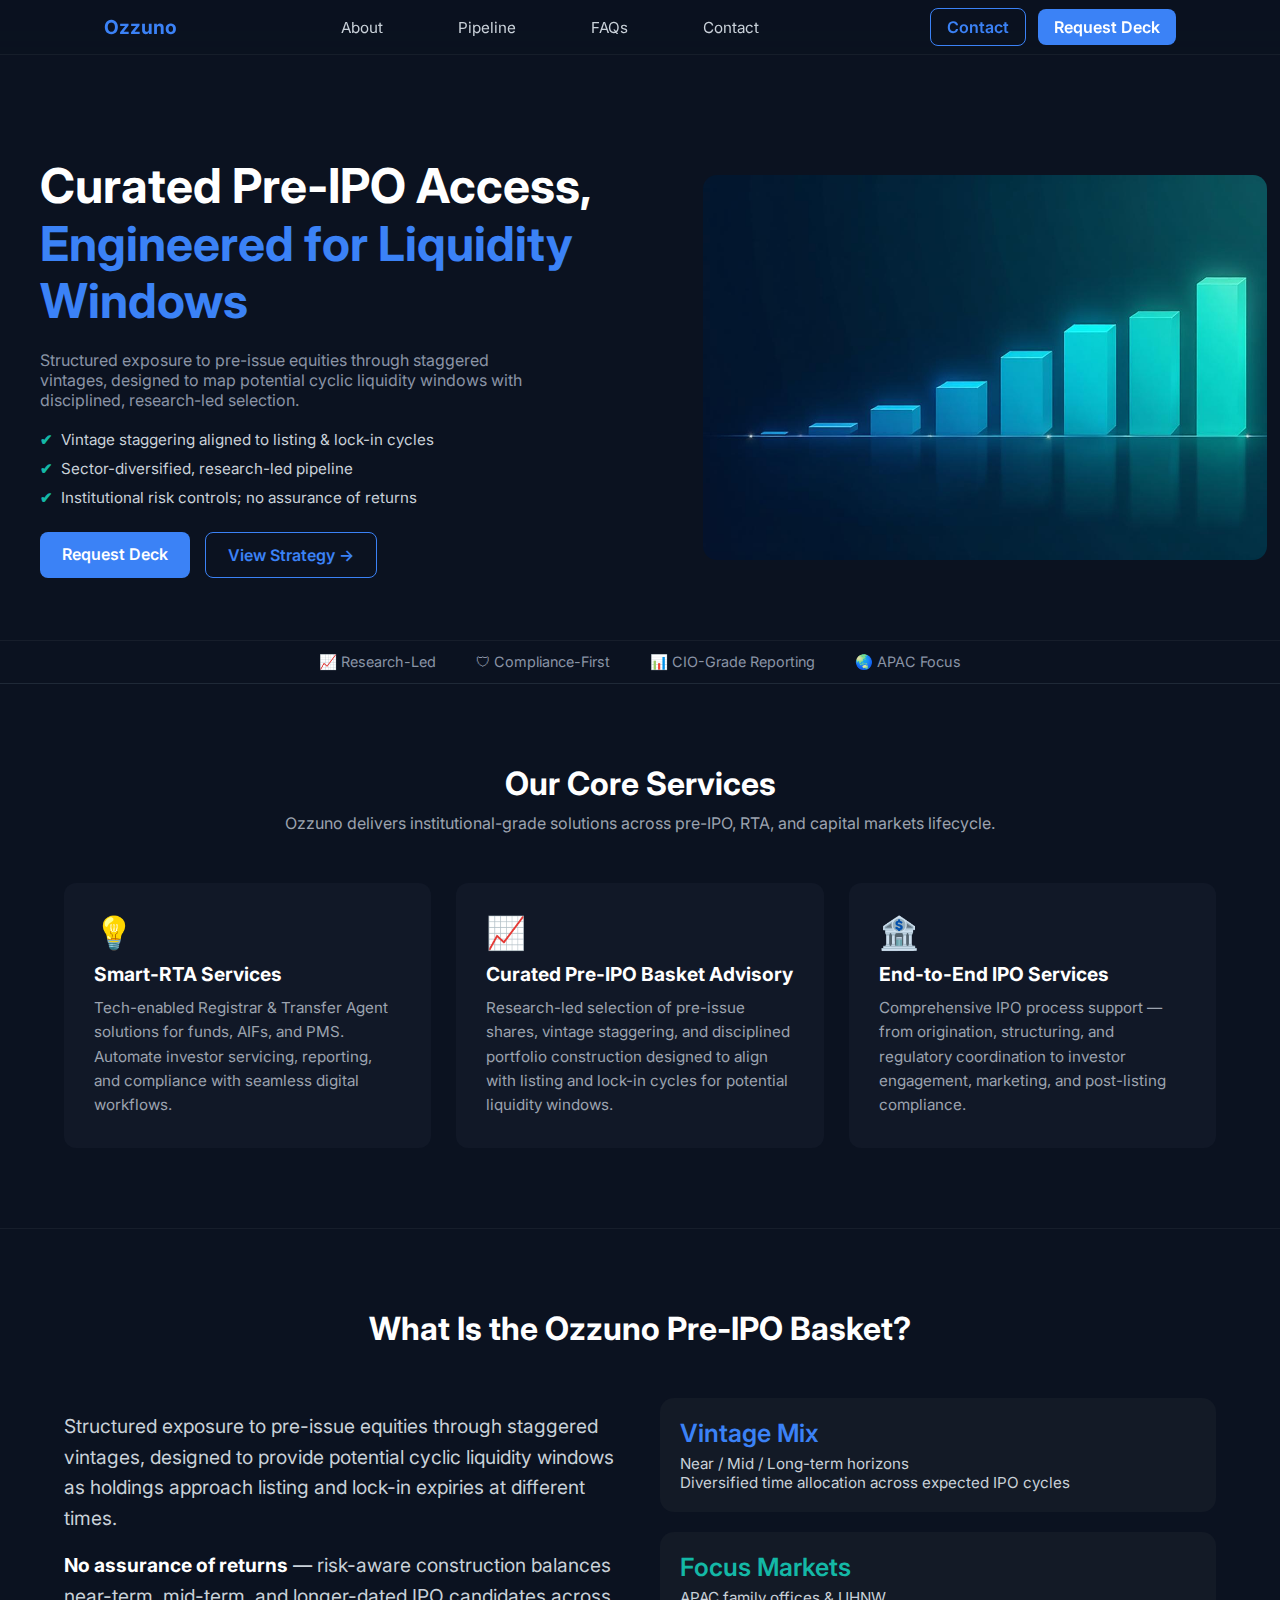
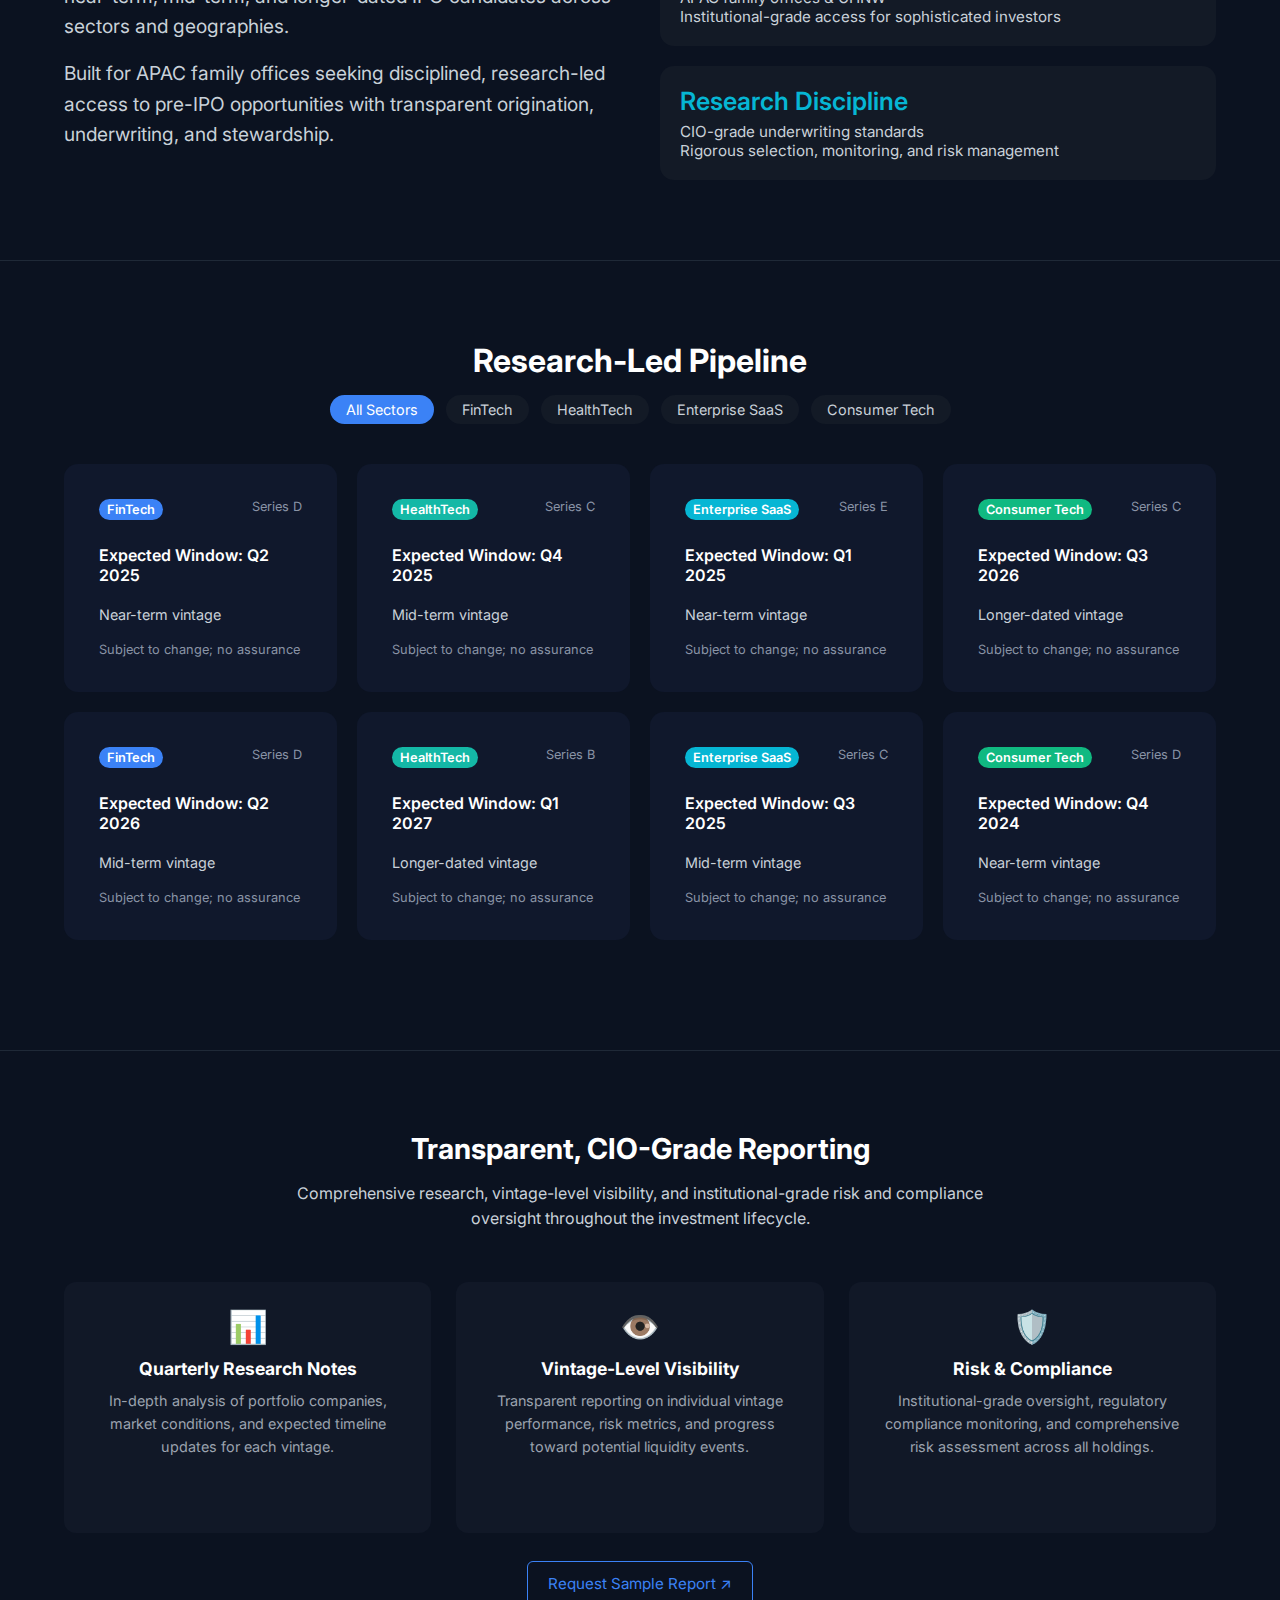
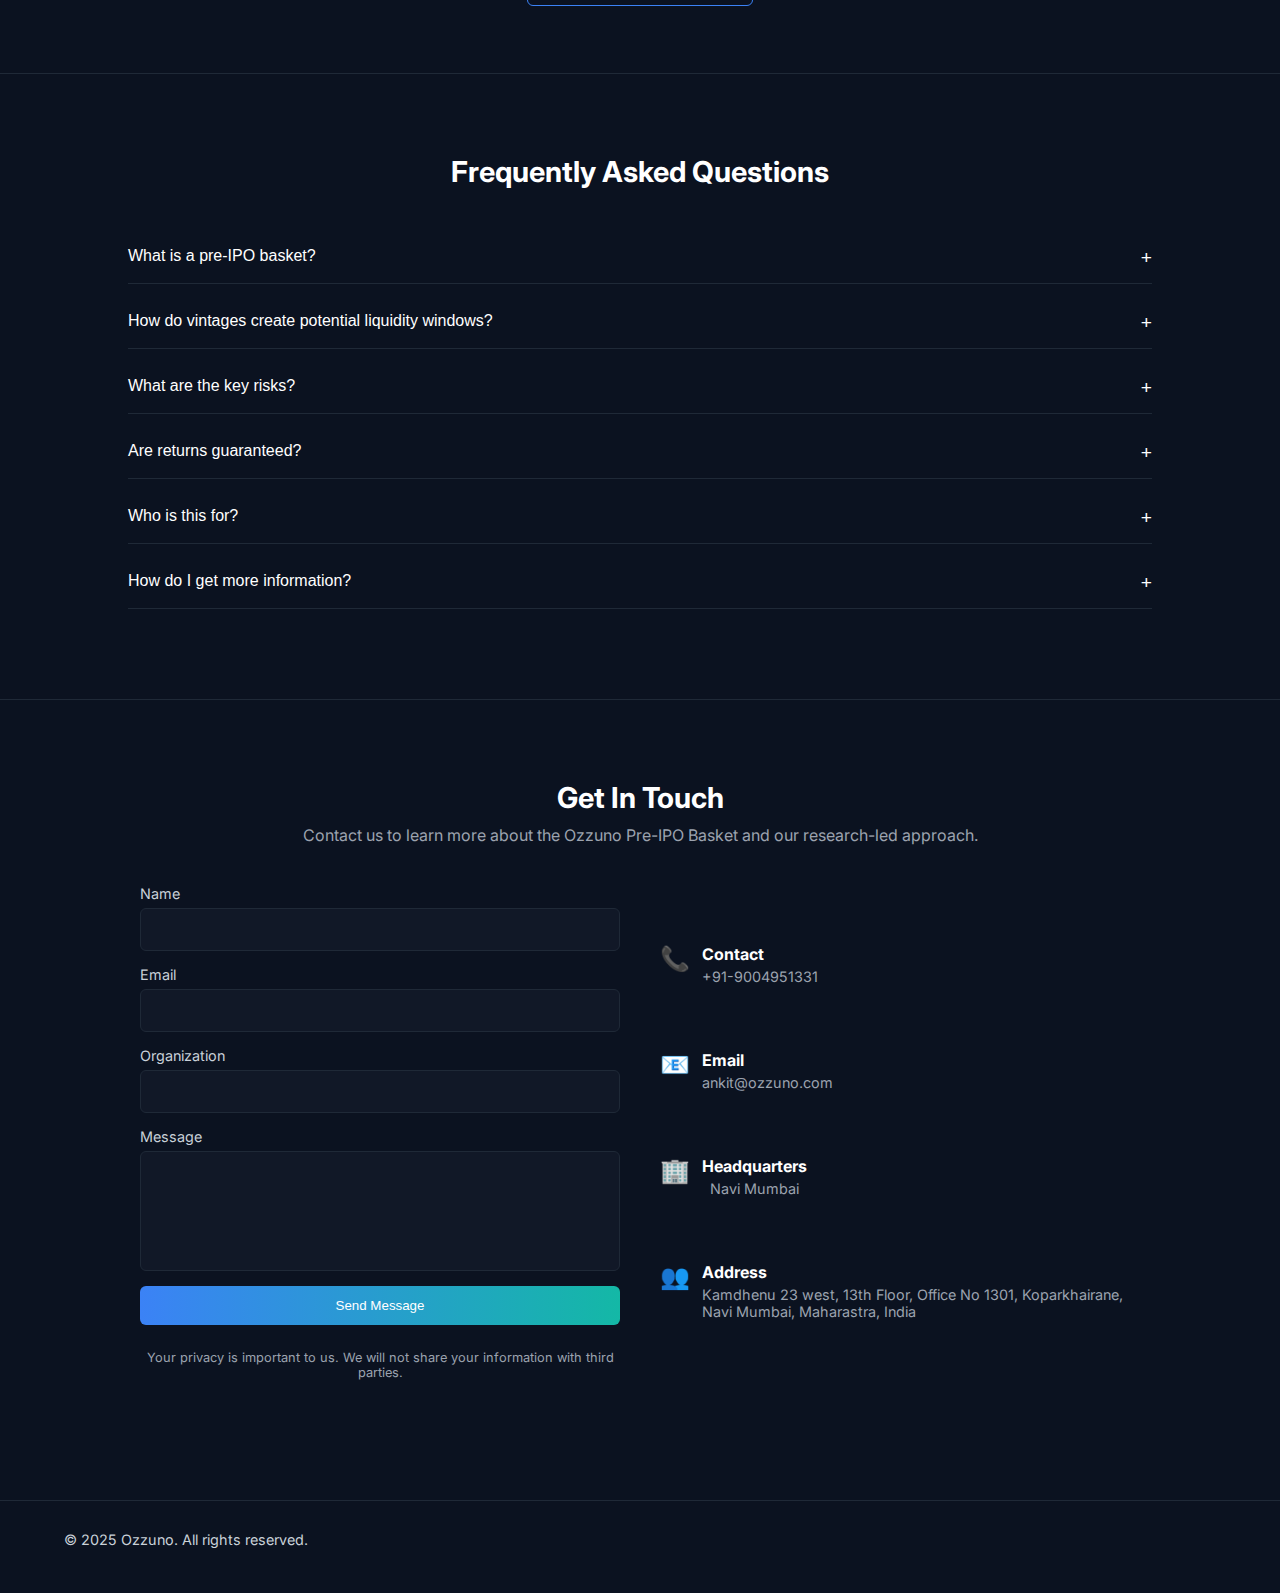
<file: index.html>
<!DOCTYPE html>
<html lang="en">
<head>
  <meta charset="UTF-8">
  <title>Ozzuno – Hero Section</title>
  <meta name="viewport" content="width=device-width, initial-scale=1.0">
  <link href="https://fonts.googleapis.com/css2?family=Inter:wght@400;600;700&display=swap" rel="stylesheet">
  <style>
    :root {
      --bg: #0B1220;
      --panel: #131A26;
      --text: #C9D1D9;
      --blue: #3B82F6;
      --teal: #14B8A6;
      --muted: #8A94A6;
      --radius: 14px;
    }
    * { margin:0; padding:0; box-sizing:border-box }
    body {
      font-family: 'Inter', sans-serif;
      background: var(--bg);
      color: var(--text);
    }
    a { text-decoration:none; color:inherit }

    /* Navbar */
    nav {
      position:sticky; top:0; z-index:1000;
      background:rgba(11,18,32,0.95);
      backdrop-filter: blur(10px);
      border-bottom:1px solid rgba(255,255,255,0.05);
    }
    .nav-container {
      max-width:1200px; margin:auto;
      display:flex; justify-content:space-between; align-items:center;
      padding:15px 5%;
    }
    nav ul { list-style:none; display:flex; gap:75px; font-size:0.95rem }
    nav .btn { padding:8px 16px; border-radius:8px; font-weight:600; margin-left:8px }
    .btn-primary { background:var(--blue); color:white }
    .btn-ghost { background:transparent; border:1px solid var(--blue); color:var(--blue) }

    /* Hero */
    header {
      padding:100px 0 60px;
      display:flex; flex-wrap:wrap; gap:60px; align-items:center;
      max-width:1200px; margin:auto;
    }
    .hero-text { flex:1 1 50% }
    .hero-text h1 {
      font-size:3rem; line-height:1.2; margin-bottom:20px; color:white;
    }
    .hero-text h1 span { color:var(--blue) }
    .hero-text p { color:var(--muted); margin-bottom:20px; font-size:1rem; max-width:500px }
    .bullets { list-style:none; margin-bottom:25px }
    .bullets li { margin-bottom:10px; display:flex; align-items:center; gap:8px; font-size:.95rem }
    .check { color: var(--teal); font-weight:bold }

    .hero-ctas { display:flex; gap:15px; flex-wrap:wrap }
    .btn-lg { padding:12px 22px; border-radius:8px; font-weight:600; font-size:1rem }
    .btn-lg.primary { background:var(--blue); color:white }
    .btn-lg.ghost { border:1px solid var(--blue); color:var(--blue); background:transparent }

    .hero-graphic {
      flex:1 1 40%;
     
      padding:20px;
      border-radius:var(--radius);
      display:flex; align-items:center; justify-content:center;
    }
    .hero-graphic img {
      height:385px;
      max-width:120%; border-radius:var(--radius);
    }

    /* Credibility Bar */
    .credibility-bar {
      background:var(--bg);
      border-top:1px solid rgba(255,255,255,0.05);
      padding:12px 5%;
    }
    .credibility-inner {
      max-width:1200px; margin:auto;
      display:flex; justify-content:center; gap:40px;
      font-size:0.9rem; color:var(--muted);
    }
  </style>
</head>
<body>
  <!-- NAV -->
  <nav>
    <div class="nav-container">
      <div class="logo"><strong style="color:#3B82F6; font-size:1.2rem;">Ozzuno</strong></div>
      <ul>
        <li><a href="#about">About</a></li>
        <li><a href="#pipeline">Pipeline</a></li>
        <li><a href="#faq">FAQs</a></li>
        <li><a href="#contact">Contact</a></li>
      </ul>
      <div>
        <a class="btn btn-ghost" href="#contact">Contact</a>
        <a class="btn btn-primary" href="#contact">Request Deck</a>
      </div>
    </div>
  </nav>

  <!-- HERO -->
  <header>
    <div class="hero-text">
      <h1>Curated Pre-IPO Access,<br><span>Engineered for Liquidity Windows</span></h1>
      <p>Structured exposure to pre-issue equities through staggered vintages, designed to map potential cyclic liquidity windows with disciplined, research-led selection.</p>
      <ul class="bullets">
        <li><span class="check">✔</span> Vintage staggering aligned to listing & lock-in cycles</li>
        <li><span class="check">✔</span> Sector-diversified, research-led pipeline</li>
        <li><span class="check">✔</span> Institutional risk controls; no assurance of returns</li>
      </ul>
      <div class="hero-ctas">
        <a href="#contact" class="btn-lg primary">Request Deck</a>
        <a href="#strategy" class="btn-lg ghost">View Strategy →</a>
      </div>
    </div>
    <div class="hero-graphic">
      <!-- Replace with chart or keep image -->
      <img src="assets\bg-image.jpeg" alt="Chart Illustration">
    </div>
  </header>

  <!-- Credibility Bar -->
  <div class="credibility-bar">
    <div class="credibility-inner">
      <span>📈 Research-Led</span>
      <span>🛡 Compliance-First</span>
      <span>📊 CIO-Grade Reporting</span>
      <span>🌏 APAC Focus</span>
    </div>
  </div>


<!-- services section-->
<section id="services">
  <div class="services-container">
    <h2 class="services-heading">Our Core Services</h2>
    <p class="services-subtext">
      Ozzuno delivers institutional-grade solutions across pre-IPO, RTA, and capital markets lifecycle.
    </p>

    <div class="services-grid">
      
      <!-- Service 1 -->
      <div class="service-card">
        <div class="service-icon">💡</div>
        <h3>Smart-RTA Services</h3>
        <p>
          Tech-enabled Registrar & Transfer Agent solutions for funds, AIFs, and PMS. 
          Automate investor servicing, reporting, and compliance with seamless digital workflows.
        </p>
      </div>

      <!-- Service 2 -->
      <div class="service-card">
        <div class="service-icon">📈</div>
        <h3>Curated Pre-IPO Basket Advisory</h3>
        <p>
          Research-led selection of pre-issue shares, vintage staggering, and disciplined portfolio construction 
          designed to align with listing and lock-in cycles for potential liquidity windows.
        </p>
      </div>

      <!-- Service 3 -->
      <div class="service-card">
        <div class="service-icon">🏦</div>
        <h3>End-to-End IPO Services</h3>
        <p>
          Comprehensive IPO process support — from origination, structuring, and regulatory coordination 
          to investor engagement, marketing, and post-listing compliance.
        </p>
      </div>

    </div>
  </div>
</section>

<style>
/* SERVICES SECTION */
#services {
  background:#0B1220;
  color:#C9D1D9;
  padding:80px 5%;
  font-family:'Inter',sans-serif;
  border-top:1px solid #1f2937;
}

.services-container {
  max-width:1200px;
  margin:auto;
  text-align:center;
}

.services-heading {
  font-size:2rem;
  font-weight:700;
  color:white;
  margin-bottom:10px;
}

.services-subtext {
  font-size:1rem;
  color:#9CA3AF;
  margin-bottom:50px;
}

.services-grid {
  display:grid;
  grid-template-columns:repeat(auto-fit,minmax(280px,1fr));
  gap:25px;
}

.service-card {
  background:#111827;
  padding:30px;
  border-radius:12px;
  text-align:left;
  transition:transform .3s ease, box-shadow .3s ease;
}

.service-card:hover {
  transform:translateY(-6px);
  box-shadow:0 8px 25px rgba(0,0,0,.4);
}

.service-icon {
  font-size:2rem;
  margin-bottom:10px;
}

.service-card h3 {
  color:white;
  font-size:1.2rem;
  margin-bottom:10px;
}

.service-card p {
  color:#9CA3AF;
  font-size:.95rem;
  line-height:1.6;
}
</style>
 




  <!-- ABOUT SECTION -->
<section id="about">
  <div class="about-container">
    
    <!-- Heading -->
    <h2 class="about-heading">What Is the Ozzuno Pre-IPO Basket?</h2>

    <!-- Two-column layout -->
    <div class="about-grid">
      <!-- Left text -->
      <div class="about-text">
        <p style="font-size:1.2rem"> 
          Structured exposure to pre-issue equities through staggered vintages, designed to provide potential cyclic liquidity windows as holdings approach listing and lock-in expiries at different times.
        </p>
        <p style="font-size:1.2rem"> 
          <strong>No assurance of returns</strong> — risk-aware construction balances near-term, mid-term, and longer-dated IPO candidates across sectors and geographies.
        </p>
        <p style="font-size:1.2rem"> 
          Built for APAC family offices seeking disciplined, research-led access to pre-IPO opportunities with transparent origination, underwriting, and stewardship.
        </p>
      </div>

      <!-- Right cards -->
      <div class="about-cards">
        <div class="about-card">
          <h3 class="card-title blue">Vintage Mix</h3>
          <p>Near / Mid / Long-term horizons<br> Diversified time allocation across expected IPO cycles</p>
        </div>
        <div class="about-card">
          <h3 class="card-title teal">Focus Markets</h3>
          <p>APAC family offices & UHNW<br> Institutional-grade access for sophisticated investors</p>
        </div>
        <div class="about-card">
          <h3 class="card-title cyan">Research Discipline</h3>
          <p>CIO-grade underwriting standards<br> Rigorous selection, monitoring, and risk management</p>
        </div>
      </div>
    </div>

    </div>
</section>

<style>
  /* ABOUT SECTION */
  #about {
    background: #0B1220;
    color: #C9D1D9;
    padding: 80px 5%;
    font-family: 'Inter', sans-serif;
          border-top:1px solid rgba(255,255,255,0.05);

  }
  .about-container {
    max-width: 1200px;
    margin: auto;
  }
  .about-heading {
    text-align: center;
    font-size: 2rem;
    font-weight: 700;
    color: white;
    margin-bottom: 50px;
  }
  .about-grid {
    display: grid;
    grid-template-columns: 1fr 1fr;
    gap: 40px;
    align-items: center;
  }
  .about-text p {
    margin-bottom: 16px;
    font-size: 1rem;
    line-height: 1.6;
  }
  .about-text strong {
    color: white;
  }
  .about-cards {
    display: flex;
    flex-direction: column;
    gap: 20px;
    
  }
  .about-card {
    background: #131A26;
    border-radius: 14px;
    padding: 20px;
    
  }
  .card-title {
    margin: 0 0 6px;
    font-size: 1.1rem;
    font-weight: 600;
  }
  .card-title.blue { color: #3B82F6; font-size: 25px; }
  .card-title.teal { color: #14B8A6; font-size: 25px; }
  .card-title.cyan { color: #06b6d4; font-size: 25px;}
  .about-card p {
    font-size: .95rem;
    color: #C9D1D9;
  }
  .about-disclaimer {
    margin-top: 40px;
    font-size: .9rem;
    color: #8A94A6;
    border-top: 1px solid rgba(255,255,255,0.05);
    padding-top: 12px;
    text-align: center;
  }

  /* Responsive */
  @media(max-width:900px) {
    .about-grid {
      grid-template-columns: 1fr;
    }
  }
</style>













<!-- PIPELINE SECTION -->
<section id="pipeline">
  <div class="pipeline-container">

    <!-- Heading -->
    <h2 class="pipeline-heading">Research-Led Pipeline</h2>
   

    <!-- Filter chips -->
    <div class="pipeline-filters">
      <span class="chip active">All Sectors</span>
      <span class="chip">FinTech</span>
      <span class="chip">HealthTech</span>
      <span class="chip">Enterprise SaaS</span>
      <span class="chip">Consumer Tech</span>
    </div>

    <!-- Grid of deal cards -->
    <div class="pipeline-grid">
      <div class="deal-card">
        <div class="deal-header">
          <span class="tag blue">FinTech</span>
          <span class="series">Series D</span>
        </div>
        <h4>Expected Window: Q2 2025</h4>
        <p>Near-term vintage</p>
        <small>Subject to change; no assurance</small>
      </div>

      <div class="deal-card">
        <div class="deal-header">
          <span class="tag teal">HealthTech</span>
          <span class="series">Series C</span>
        </div>
        <h4>Expected Window: Q4 2025</h4>
        <p>Mid-term vintage</p>
        <small>Subject to change; no assurance</small>
      </div>

      <div class="deal-card">
        <div class="deal-header">
          <span class="tag cyan">Enterprise SaaS</span>
          <span class="series">Series E</span>
        </div>
        <h4>Expected Window: Q1 2025</h4>
        <p>Near-term vintage</p>
        <small>Subject to change; no assurance</small>
      </div>

      <div class="deal-card">
        <div class="deal-header">
          <span class="tag green">Consumer Tech</span>
          <span class="series">Series C</span>
        </div>
        <h4>Expected Window: Q3 2026</h4>
        <p>Longer-dated vintage</p>
        <small>Subject to change; no assurance</small>
      </div>

      <div class="deal-card">
        <div class="deal-header">
          <span class="tag blue">FinTech</span>
          <span class="series">Series D</span>
        </div>
        <h4>Expected Window: Q2 2026</h4>
        <p>Mid-term vintage</p>
        <small>Subject to change; no assurance</small>
      </div>

      <div class="deal-card">
        <div class="deal-header">
          <span class="tag teal">HealthTech</span>
          <span class="series">Series B</span>
        </div>
        <h4>Expected Window: Q1 2027</h4>
        <p>Longer-dated vintage</p>
        <small>Subject to change; no assurance</small>
      </div>

      <div class="deal-card">
        <div class="deal-header">
          <span class="tag cyan">Enterprise SaaS</span>
          <span class="series">Series C</span>
        </div>
        <h4>Expected Window: Q3 2025</h4>
        <p>Mid-term vintage</p>
        <small>Subject to change; no assurance</small>
      </div>

      <div class="deal-card">
        <div class="deal-header">
          <span class="tag green">Consumer Tech</span>
          <span class="series">Series D</span>
        </div>
        <h4>Expected Window: Q4 2024</h4>
        <p>Near-term vintage</p>
        <small>Subject to change; no assurance</small>
      </div>
    </div>

    <!-- Disclaimer -->
    
  </div>
</section>

<style>
  /* PIPELINE */
  #pipeline {
        border-top:1px solid #1f2937;
    border-bottom:1px solid #1f2937;

    background:#0B1220;
    color:#C9D1D9;
    padding:80px 5%;
    font-family:'Inter',sans-serif;
    text-align:center;
  }
  .pipeline-container { max-width:1200px; margin:auto; }
  .pipeline-heading {
    font-size:2rem;
    font-weight:700;
    color:white;
    margin-bottom:15px;
  }
  .pipeline-subtext {
    font-size:1rem;
    color:#C9D1D9;
    margin-bottom:40px;
  }
  .pipeline-subtext .red { color:#ef4444; font-weight:600; }

  /* Chips */
  .pipeline-filters {
    display:flex;
    flex-wrap:wrap;
    justify-content:center;
    gap:12px;
    margin-bottom:40px;
  }
  .chip {
    background:#131A26;
    padding:6px 16px;
    border-radius:20px;
    font-size:.9rem;
    cursor:pointer;
    color:#C9D1D9;
  }
  .chip.active {
    background:#3B82F6;
    color:white;
  }

  /* Cards */
  .pipeline-grid {
    display:grid;
    grid-template-columns: repeat(auto-fit,minmax(250px,1fr));
    gap:20px;
    margin-bottom:30px;
  }
  .deal-card {
    background:#10182c;
    border-radius:14px;
    padding:35px;
    text-align:left;
    display:flex;
    flex-direction:column;
    gap:15px;
  }
  .deal-header {
    display:flex;
    justify-content:space-between;
    margin-bottom:10px;
  }
  .tag {
    font-size:.8rem;
    padding:3px 8px;
    border-radius:6px;
    font-weight:600;
    color:white;
  }
  .tag.blue { background:#3B82F6;border-radius: 16px; }
  .tag.teal { background:#14B8A6;border-radius: 16px; }
  .tag.cyan { background:#06b6d4;border-radius: 16px; }
  .tag.green { background:#10b981;border-radius: 16px; }
  .series {
    font-size:.8rem;
    color:#8A94A6;
  }
  .deal-card h4 {
    margin:0 0 6px;
    color:white;
    font-size:1rem;
    font-weight:600;
  }
  .deal-card p {
    margin:0 0 4px;
    font-size:.9rem;
    color:#C9D1D9;
  }
  .deal-card small {
    font-size:.8rem;
    color:#8A94A6;
  }

  .pipeline-disclaimer {
    font-size:.85rem;
    color:#8A94A6;
    margin-top:20px;
  }
</style>





<style>
  /* MARKET CONTEXT */
  #market {
    background:#0B1220;
    color:#C9D1D9;
    padding:80px 5%;
    font-family:'Inter',sans-serif;
  }
  .market-container {
    max-width:1200px;
    margin:auto;
    display:grid;
    grid-template-columns:1fr 1fr;
    gap:40px;
    align-items:center;
  }
  .market-text h2 {
    font-size:1.8rem;
    font-weight:700;
    color:white;
    margin-bottom:20px;
  }
  .market-text p {
    margin-bottom:16px;
    line-height:1.6;
  }

  /* Chart */
  .market-chart h3 {
    margin-bottom:20px;
    font-size:1.2rem;
    font-weight:600;
    color:white;
  }
  .bar-row {
    display:flex;
    align-items:center;
    gap:12px;
    margin-bottom:15px;
  }
  .bar-row span { font-size:.9rem; }
  .bar {
    flex-grow:1;
    height:10px;
    background:#1f2937;
    border-radius:6px;
    overflow:hidden;
  }
  .fill {
    height:100%;
    border-radius:6px;
  }
  .fill.gray { background:#9ca3af; }
  .fill.blue { background:#3B82F6; }
  .percent {
    font-size:.9rem;
    color:#C9D1D9;
  }
  .chart-note {
    font-size:.85rem;
    color:#8A94A6;
    margin-top:10px;
    text-align:center;
  }

  @media(max-width:900px){
    .market-container { grid-template-columns:1fr; }
  }
</style>



<!-- REPORTING SECTION -->
<section id="reporting">
  <div class="reporting-container">

    <!-- Title -->
    <h2>Transparent, CIO-Grade Reporting</h2>
    <p>
      Comprehensive research, vintage-level visibility, and institutional-grade risk and compliance oversight throughout the investment lifecycle.
    </p>

    <!-- Cards -->
    <div class="reporting-cards">
      <div class="report-card">
        <div class="icon">📊</div>
        <h3>Quarterly Research Notes</h3>
        <p>In-depth analysis of portfolio companies, market conditions, and expected timeline updates for each vintage.</p>
      </div>

      <div class="report-card">
        <div class="icon">👁️</div>
        <h3>Vintage-Level Visibility</h3>
        <p>Transparent reporting on individual vintage performance, risk metrics, and progress toward potential liquidity events.</p>
      </div>

      <div class="report-card">
        <div class="icon">🛡️</div>
        <h3>Risk & Compliance</h3>
        <p>Institutional-grade oversight, regulatory compliance monitoring, and comprehensive risk assessment across all holdings.</p>
      </div>
    </div>

    <!-- Button -->
    <div class="report-btn">
      <a href="#" class="btn-outline">Request Sample Report ↗</a>
    </div>
  </div>
</section>

<style>
  /* REPORTING SECTION */
  #reporting {
    background:#0B1220;
    color:#C9D1D9;
    padding:80px 5%;
    font-family:'Inter',sans-serif;
    text-align:center;
  }
  #reporting h2 {
    font-size:1.8rem;
    font-weight:700;
    color:white;
    margin-bottom:15px;
  }
  #reporting p {
    max-width:700px;
    margin:0 auto 50px;
    line-height:1.6;
  }
  .reporting-cards {
    display:grid;
    grid-template-columns:repeat(auto-fit, minmax(250px,1fr));
    gap:25px;
    margin-bottom:40px;
  }
  .report-card {
    background:#111827;
    padding:25px;
    border-radius:12px;
    text-align:center;
    transition:transform .3s ease, box-shadow .3s ease;
  }
  .report-card:hover {
    transform:translateY(-6px);
    box-shadow:0 6px 20px rgba(0,0,0,.4);
  }
  .report-card .icon {
    font-size:2rem;
    margin-bottom:12px;
  }
  .report-card h3 {
    color:white;
    font-size:1.1rem;
    margin-bottom:10px;
  }
  .report-card p {
    font-size:.9rem;
    color:#9CA3AF;
  }
  .report-btn {
    margin-top:20px;
  }
  .btn-outline {
    padding:12px 20px;
    border:1px solid #3B82F6;
    color:#3B82F6;
    border-radius:6px;
    text-decoration:none;
    font-size:.95rem;
    transition:all .3s ease;
  }
  .btn-outline:hover {
    background:#3B82F6;
    color:white;
  }
</style>


<!-- FAQ SECTION -->
<section id="faq">
  <div class="faq-container">
    <h2>Frequently Asked Questions</h2>

    <div class="faq-item">
      <button class="faq-question">What is a pre-IPO basket?</button>
      <div class="faq-answer">
        <p>A pre-IPO basket is a curated group of private companies expected to list in the future, providing diversified exposure to upcoming IPOs.</p>
      </div>
    </div>

    <div class="faq-item">
      <button class="faq-question">How do vintages create potential liquidity windows?</button>
      <div class="faq-answer">
        <p>By staggering vintages across different IPO cycles, investors may access multiple potential liquidity events over time.</p>
      </div>
    </div>

    <div class="faq-item">
      <button class="faq-question">What are the key risks?</button>
      <div class="faq-answer">
        <p>Risks include market volatility, regulatory changes, company underperformance, and the possibility of total capital loss.</p>
      </div>
    </div>

    <div class="faq-item">
      <button class="faq-question">Are returns guaranteed?</button>
      <div class="faq-answer">
        <p>No. There is no assurance of returns. Investments are subject to significant risks and loss of principal.</p>
      </div>
    </div>

    <div class="faq-item">
      <button class="faq-question">Who is this for?</button>
      <div class="faq-answer">
        <p>This product is designed for institutional and UHNW investors seeking disciplined pre-IPO exposure in APAC.</p>
      </div>
    </div>

    <div class="faq-item">
      <button class="faq-question">How do I get more information?</button>
      <div class="faq-answer">
        <p>You can request our strategy deck and sample reports to learn more about our approach, risk factors, and investment process.</p>
      </div>
    </div>

  
  </div>
</section>

<style>
  /* FAQ SECTION */
  #faq {
    background:#0B1220;
    padding:80px 10%;
    font-family:'Inter',sans-serif;
    color:#C9D1D9;
        border-top:1px solid #1f2937;
    border-bottom:1px solid #1f2937;

  }
  #faq h2 {
    text-align:center;
    font-size:1.8rem;
    font-weight:700;
    margin-bottom:40px;
    color:white;
  }
  .faq-item {
    border-bottom:1px solid #1f2937;
    margin-bottom:10px;
  }
  .faq-question {
    width:100%;
    background:none;
    border:none;
    text-align:left;
    padding:18px 0;
    font-size:1rem;
    font-weight:500;
    color:#fff;
    cursor:pointer;
    position:relative;
  }
  .faq-question::after {
    content:"+";
    position:absolute;
    right:0;
    font-size:1.2rem;
    transition:transform .3s;
  }
  .faq-question.active::after {
    content:"-";
    transform:rotate(180deg);
  }
  .faq-answer {
    max-height:0;
    overflow:hidden;
    transition:max-height .4s ease;
    color:#9CA3AF;
    font-size:.95rem;
    line-height:1.6;
    padding-left:5px;
  }
  .faq-answer p {
    margin:10px 0 20px;
  }
  .faq-disclaimer {
    margin-top:30px;
    font-size:.85rem;
    color:#6B7280;
    text-align:center;
  }
</style>

<script>
  // FAQ Accordion Toggle
  document.querySelectorAll(".faq-question").forEach(button => {
    button.addEventListener("click", () => {
      const answer = button.nextElementSibling;

      // collapse all others
      document.querySelectorAll(".faq-answer").forEach(el => {
        if (el !== answer) {
          el.style.maxHeight = null;
          el.previousElementSibling.classList.remove("active");
        }
      });

      // toggle clicked
      if (answer.style.maxHeight) {
        answer.style.maxHeight = null;
        button.classList.remove("active");
      } else {
        answer.style.maxHeight = answer.scrollHeight + "px";
        button.classList.add("active");
      }
    });
  });
</script>






<!-- CONTACT SECTION -->
<section id="contact">
  <div class="contact-container">
    <h2>Get In Touch</h2>
    <p>Contact us to learn more about the Ozzuno Pre-IPO Basket and our research-led approach.</p>

    <div class="contact-grid">
      <!-- Contact Form -->
      <form class="contact-form" id="contactForm">
        <label>
          Name
          <input type="text" name="name" placeholder="" required>
        </label>
        <label>
          Email
          <input type="email" name="email" placeholder="" required>
        </label>
        <label>
          Organization
          <input type="text" name="organization" placeholder="">
        </label>
        <label>
          Message
          <textarea name="message" placeholder="" required></textarea>
        </label>
        <button type="submit" class="btn-submit">Send Message</button>
        <p class="privacy-note">Your privacy is important to us. We will not share your information with third parties.</p>
      </form>

      <!-- Contact Info -->
      <div class="contact-info">
        <div class="info-item">
          <span class="icon">📞</span>
          <div>
            <h4>Contact</h4>
            <p>+91-9004951331</p>
          </div>
        </div>
        <div class="info-item">
          <span class="icon">📧</span>
          <div>
            <h4>Email</h4>
            <p>ankit@ozzuno.com</p>
          </div>
        </div>
        <div class="info-item">
          <span class="icon">🏢</span>
          <div>
            <h4>Headquarters</h4>
            <p>Navi Mumbai</p>
          </div>
        </div>
        <div class="info-item">
          <span class="icon">👥</span>
          <div>
            <h4>Address</h4>
            <p style="text-align:left">Kamdhenu 23 west, 13th Floor, Office No 1301, Koparkhairane, Navi Mumbai, Maharastra, India</p>
          </div>
        </div>
      </div>
    </div>
  </div>
</section>

<style>
  /* CONTACT SECTION */
  #contact {
    background:#0B1220;
    color:#C9D1D9;
    padding:80px 5%;
    font-family:'Inter',sans-serif;
  }
  #contact h2 {
    text-align:center;
    font-size:1.8rem;
    color:#fff;
    font-weight:700;
    margin-bottom:10px;
  }
  #contact p {
    text-align:center;
    color:#9CA3AF;
    margin-bottom:40px;
  }
  .contact-grid {
    display:grid;
    grid-template-columns:1fr 1fr;
    gap:40px;
    max-width:1000px;
    margin:0 auto;
  }
  .contact-form {
    display:flex;
    flex-direction:column;
    gap:15px;
  }
  .contact-form label {
    display:flex;
    flex-direction:column;
    font-size:.9rem;
    color:#C9D1D9;
  }
  .contact-form input,
  .contact-form textarea {
    margin-top:6px;
    padding:12px;
    border:1px solid #1f2937;
    border-radius:6px;
    background:#111827;
    color:#fff;
    font-size:.95rem;
    transition:border .3s;
  }
  .contact-form input:focus,
  .contact-form textarea:focus {
    outline:none;
    border:1px solid #3B82F6;
  }
  .contact-form textarea {
    resize:none;
    height:120px;
  }
  .btn-submit {
    background:linear-gradient(to right,#3B82F6,#14B8A6);
    color:#fff;
    padding:12px;
    border:none;
    border-radius:6px;
    font-weight:500;
    cursor:pointer;
    transition:opacity .3s;
  }
  .btn-submit:hover {
    opacity:.9;
  }
  .privacy-note {
    font-size:.8rem;
    color:#6B7280;
    margin-top:10px;
    text-align:center;
  }
  .contact-info {
    display:flex;
    flex-direction:column;
    gap:25px;
    justify-content:center;
  }
  .info-item {
    display:flex;
    align-items:flex-start;
    gap:12px;
  }
  .info-item .icon {
    font-size:1.5rem;
  }
  .info-item h4 {
    font-size:1rem;
    color:#fff;
    margin-bottom:4px;
  }
  .info-item p {
    margin:0;
    font-size:.9rem;
    color:#9CA3AF;
  }

  @media(max-width:900px) {
    .contact-grid {
      grid-template-columns:1fr;
    }
  }
</style>

<script>
  // Contact form mock submission
  document.getElementById("contactForm").addEventListener("submit", function(e){
    e.preventDefault();
    alert("✅ Thank you! Your message has been sent.");
    this.reset();
  });
</script>
<!-- FOOTER -->
<footer id="footer">
  <div class="footer-top">
    <p>© 2025 Ozzuno. All rights reserved.</p>
   
  </div>
  
</footer>

<style>
  /* FOOTER */
  #footer {
    background:#0B1220;
    color:#9CA3AF;
    padding:30px 5%;
    font-family:'Inter',sans-serif;
    font-size:.9rem;
    border-top:1px solid #1f2937;
  }
  .footer-top {
    display:flex;
    flex-wrap:wrap;
    justify-content:space-between;
    align-items:center;
    margin-bottom:15px;
  }
  .footer-top p {
    margin:0;
    color:#C9D1D9;
  }
  .footer-links {
    display:flex;
    gap:20px;
  }
  .footer-links a {
    color:#9CA3AF;
    text-decoration:none;
    transition:color .3s;
  }
  .footer-links a:hover {
    color:#3B82F6;
  }
  .footer-bottom {
    border-top:1px solid #1f2937;
    padding-top:15px;
    font-size:.8rem;
    color:#6B7280;
    line-height:1.5;
  }



  
/* -------------------- RESPONSIVE DESIGN -------------------- */

/* Navbar: collapse spacing on small screens */
@media (max-width: 992px) {
  nav ul {
    gap: 30px;
    font-size: 0.9rem;
  }
}

/* Mobile Navbar: convert to vertical stacked links */
@media (max-width: 768px) {
  .nav-container {
    flex-direction: column;
    align-items: flex-start;
  }
  nav ul {
    flex-direction: column;
    width: 100%;
    gap: 12px;
    margin-top: 10px;
  }
  nav ul li a {
    display: block;
    padding: 8px 0;
  }
  .nav-container div:last-child {
    margin-top: 10px;
    display: flex;
    gap: 10px;
    width: 100%;
    justify-content: flex-start;
  }
}

/* HERO Section Responsive */
@media (max-width: 992px) {
  header {
    flex-direction: column;
    text-align: center;
    padding: 60px 5%;
  }
  .hero-text {
    flex: 1 1 100%;
  }
  .hero-text h1 {
    font-size: 2.2rem;
  }
  .hero-text p {
    max-width: 100%;
  }
  .hero-graphic {
    flex: 1 1 100%;
    padding: 0;
  }
  .hero-graphic img {
    height: auto;
    max-width: 90%;
  }
  .hero-ctas {
    justify-content: center;
  }
}

/* Credibility Bar: stack on small screens */
@media (max-width: 600px) {
  .credibility-inner {
    flex-direction: column;
    gap: 10px;
    text-align: center;
  }
}

/* Services Grid Responsive */
@media (max-width: 992px) {
  .services-grid {
    grid-template-columns: 1fr 1fr;
  }
}
@media (max-width: 600px) {
  .services-grid {
    grid-template-columns: 1fr;
  }
}

/* About Section Responsive */
@media (max-width: 992px) {
  .about-grid {
    grid-template-columns: 1fr;
    gap: 20px;
  }
  .about-heading {
    font-size: 1.8rem;
  }
}

/* Pipeline Grid Responsive */
@media (max-width: 768px) {
  .pipeline-filters {
    gap: 8px;
    font-size: 0.85rem;
  }
  .deal-card {
    padding: 20px;
  }
}

/* Reporting Cards Responsive */
@media (max-width: 768px) {
  .reporting-cards {
    grid-template-columns: 1fr;
  }
}

/* FAQ Section Responsive */
@media (max-width: 768px) {
  #faq {
    padding: 60px 5%;
  }
}

/* Contact Section Responsive */
@media (max-width: 992px) {
  .contact-grid {
    grid-template-columns: 1fr;
    gap: 30px;
  }
}

/* Footer Responsive */
@media (max-width: 768px) {
  .footer-top {
    flex-direction: column;
    gap: 10px;
    text-align: center;
  }
}
</style>




</body>
</html>
</file>
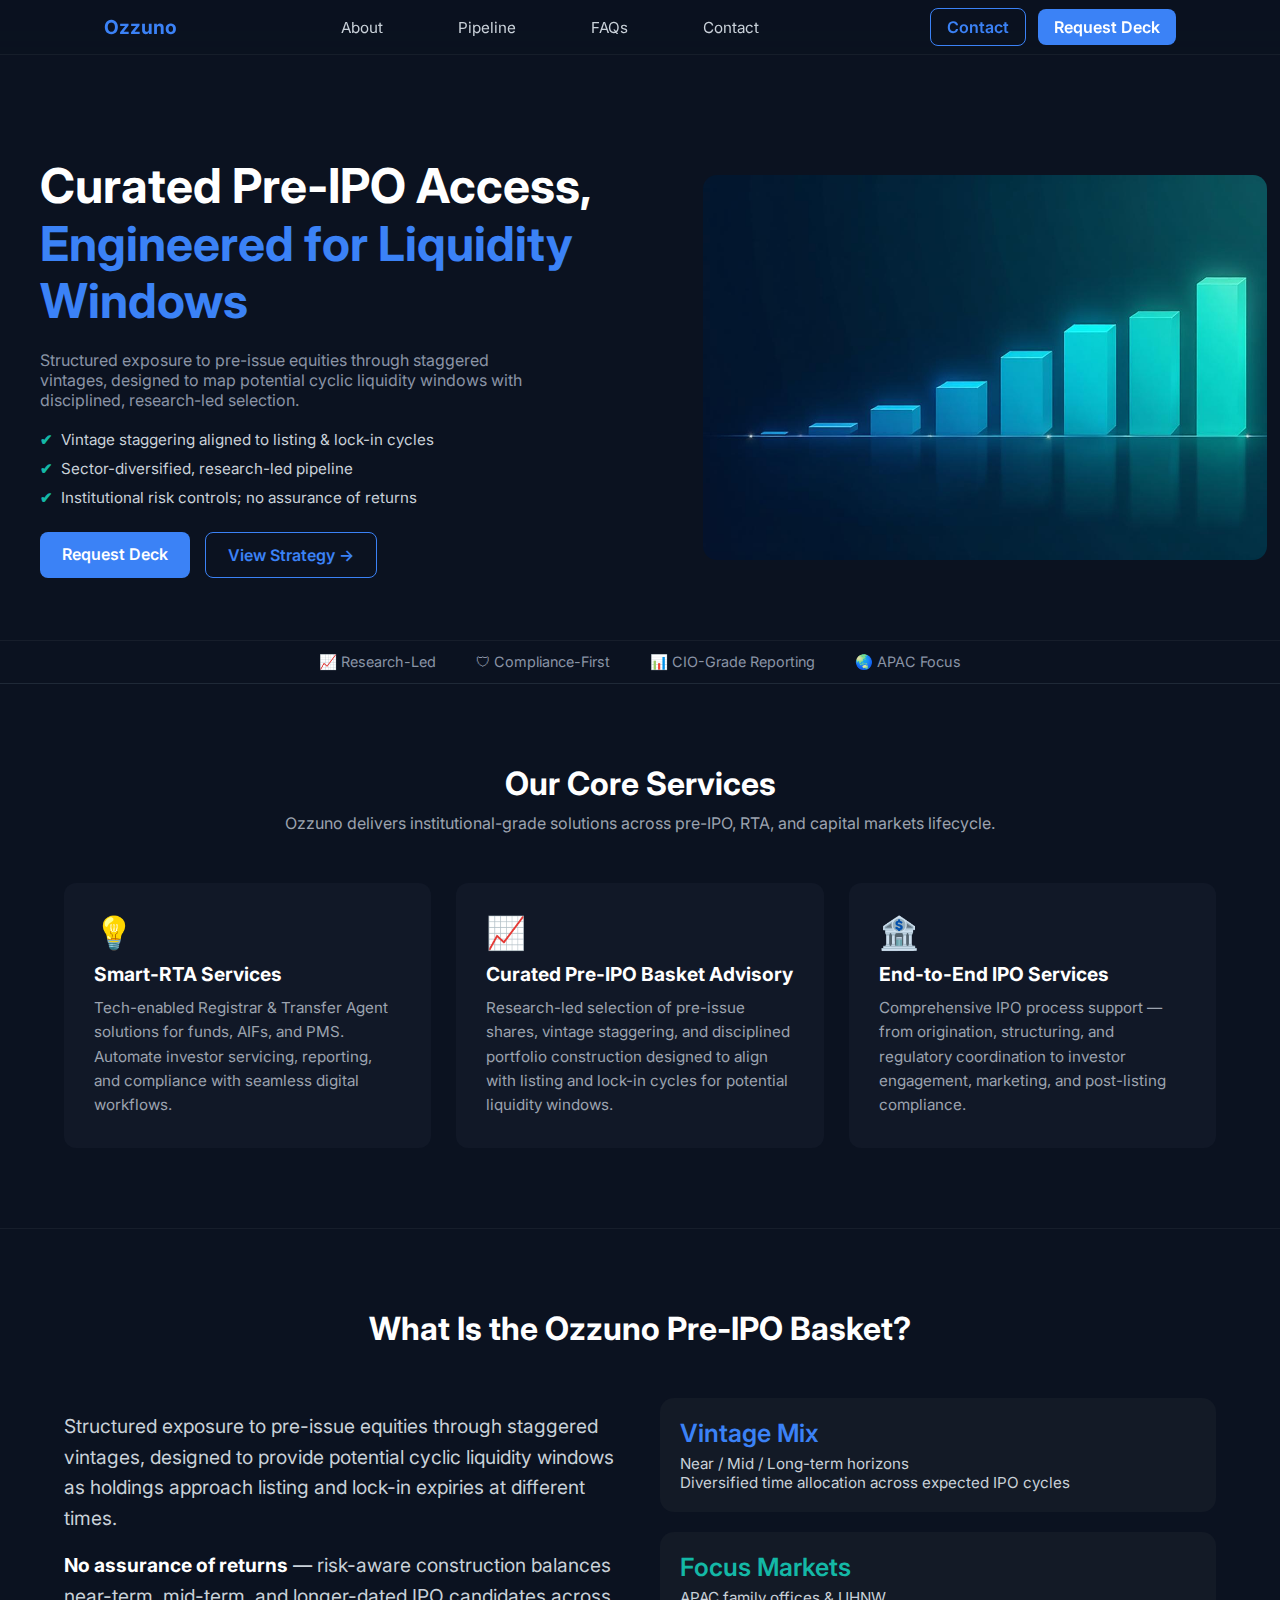
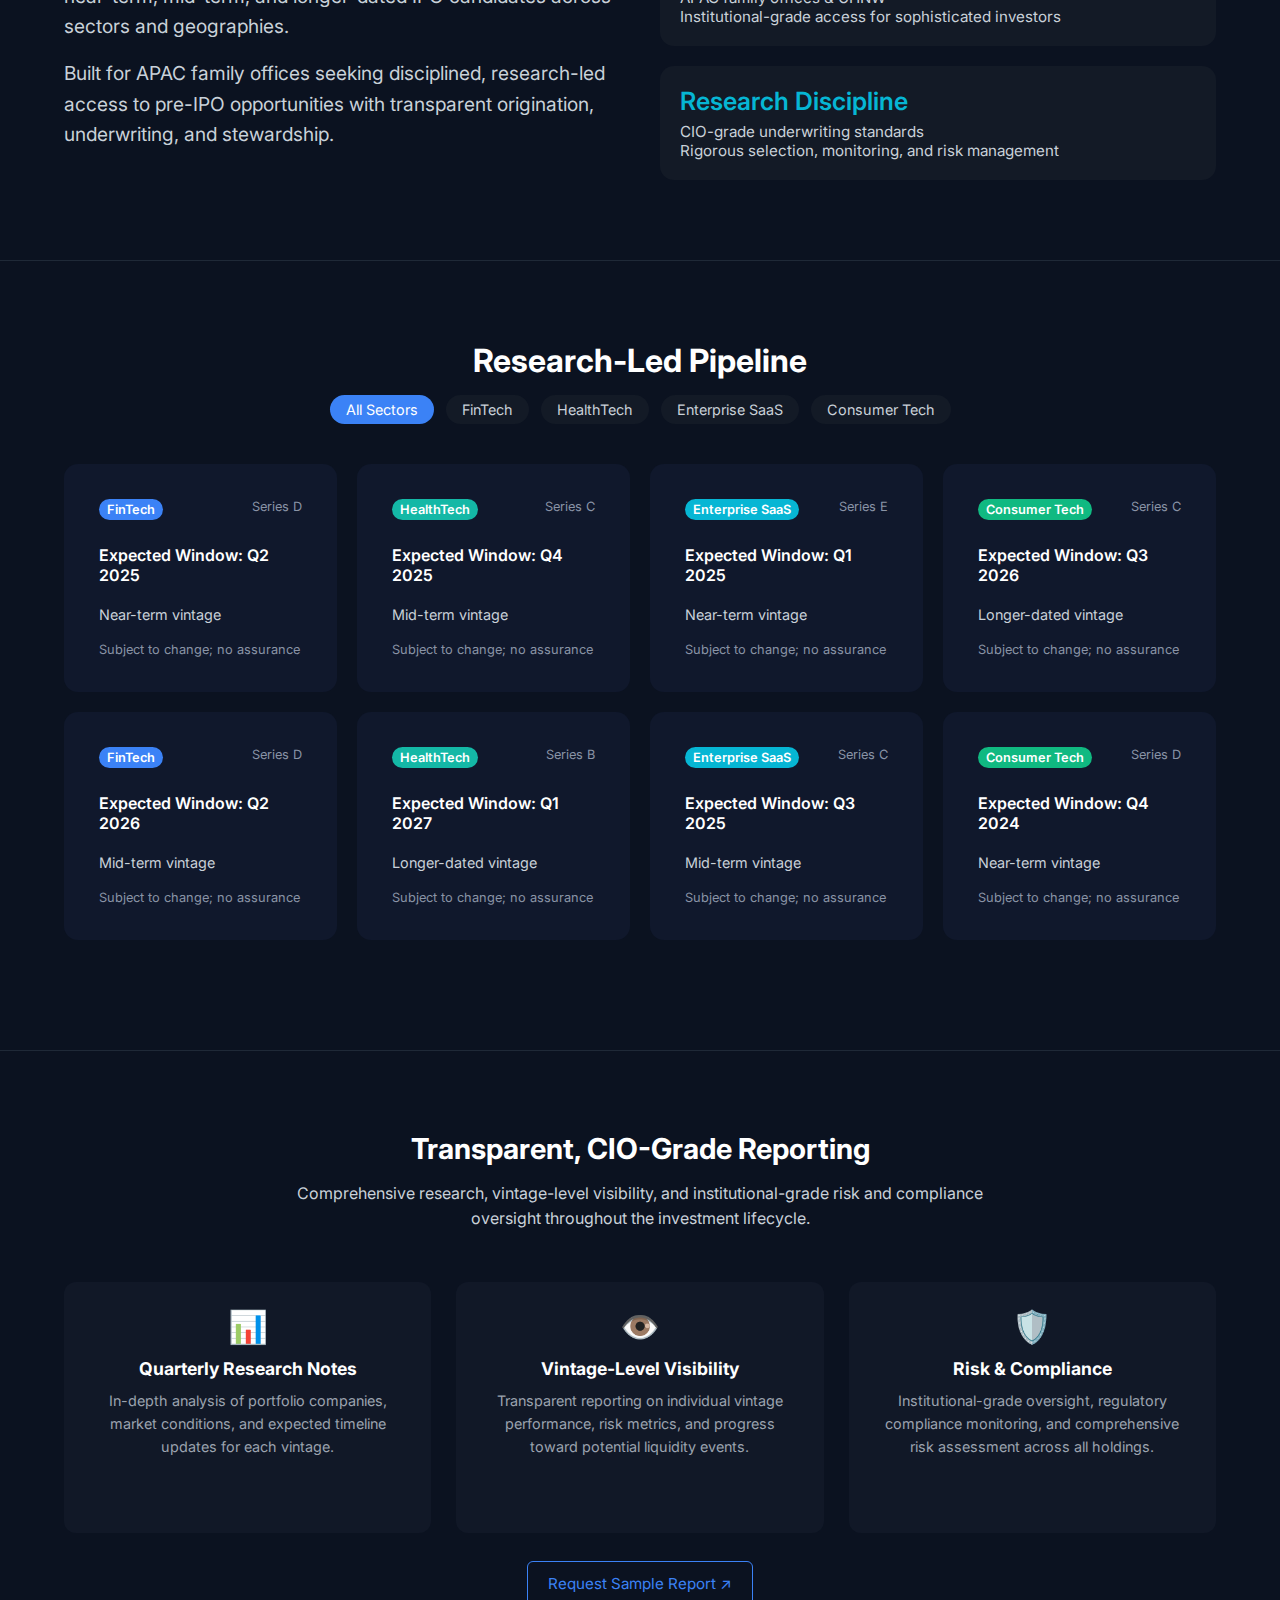
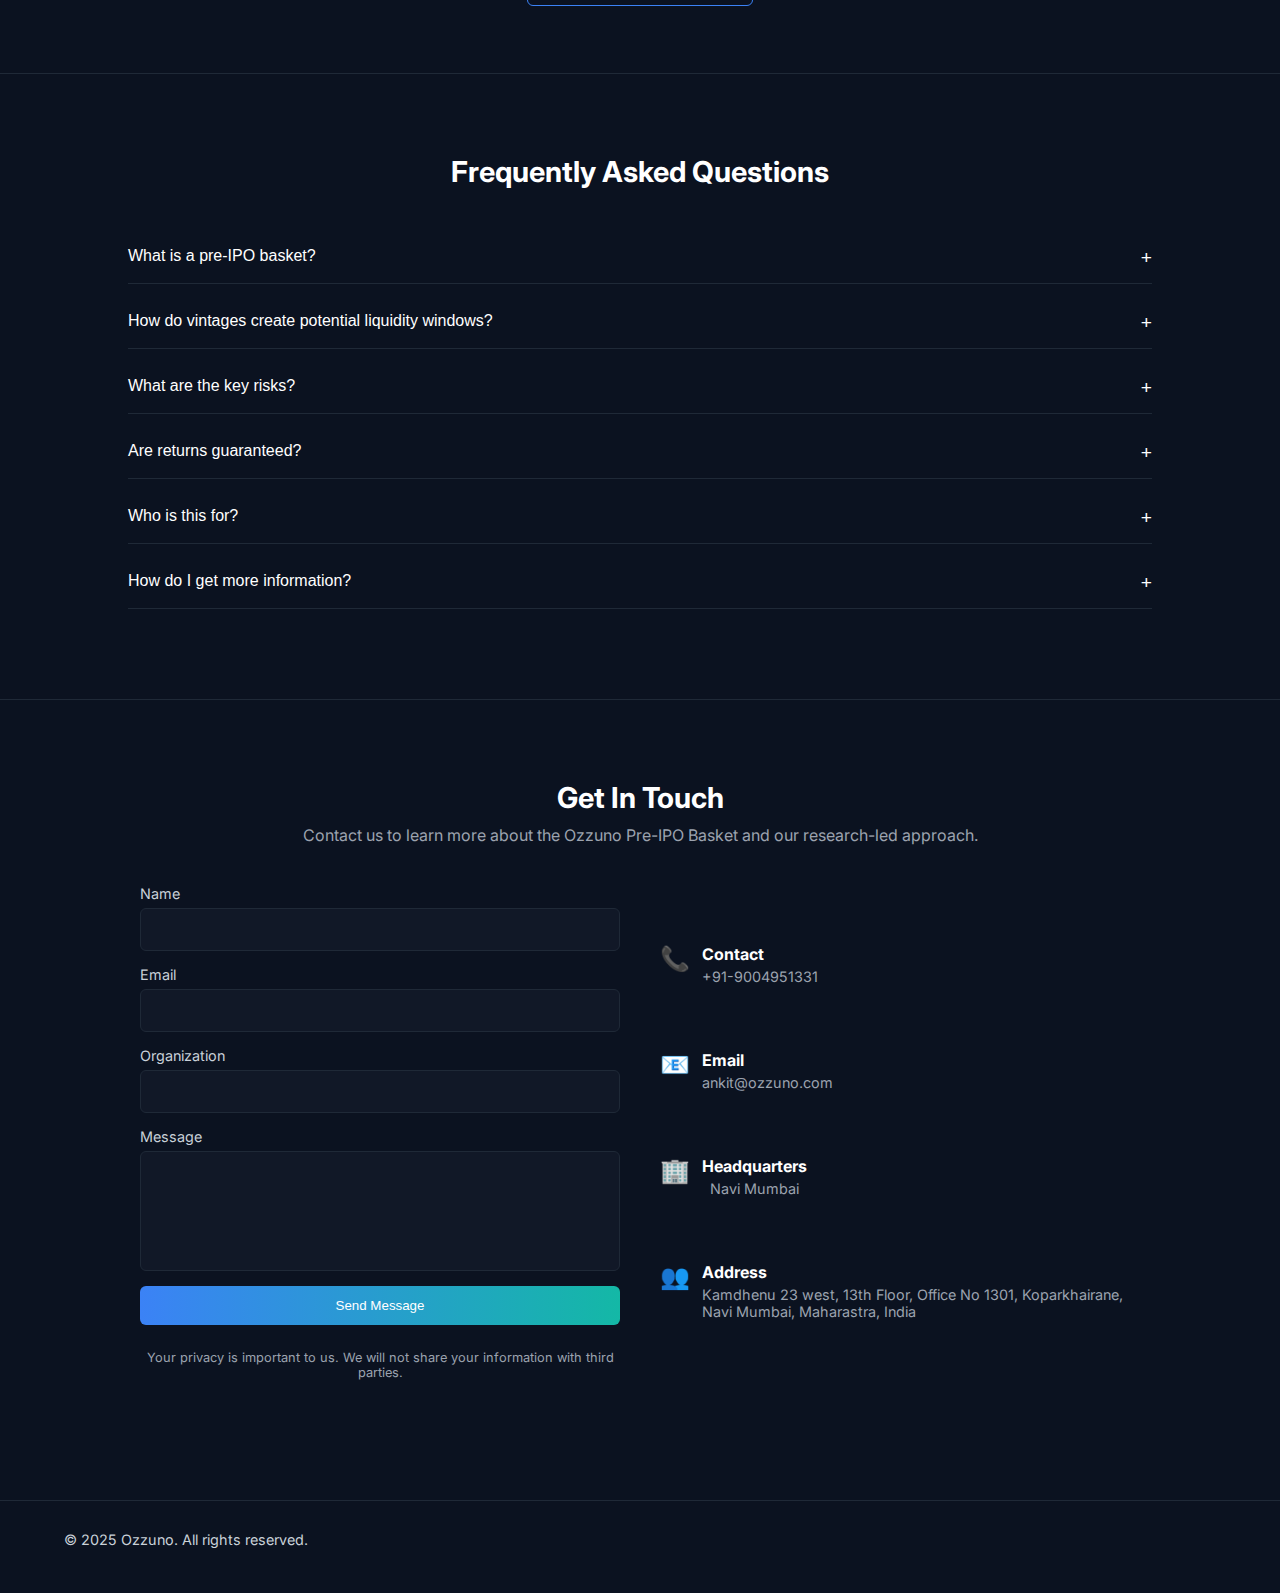
<file: index.html.html>
<!DOCTYPE html>
<html lang="en">
<head>
  <meta charset="UTF-8">
  <title>Ozzuno – Hero Section</title>
  <meta name="viewport" content="width=device-width, initial-scale=1.0">
  <link href="https://fonts.googleapis.com/css2?family=Inter:wght@400;600;700&display=swap" rel="stylesheet">
  <style>
    :root {
      --bg: #0B1220;
      --panel: #131A26;
      --text: #C9D1D9;
      --blue: #3B82F6;
      --teal: #14B8A6;
      --muted: #8A94A6;
      --radius: 14px;
    }
    * { margin:0; padding:0; box-sizing:border-box }
    body {
      font-family: 'Inter', sans-serif;
      background: var(--bg);
      color: var(--text);
    }
    a { text-decoration:none; color:inherit }

    /* Navbar */
    nav {
      position:sticky; top:0; z-index:1000;
      background:rgba(11,18,32,0.95);
      backdrop-filter: blur(10px);
      border-bottom:1px solid rgba(255,255,255,0.05);
    }
    .nav-container {
      max-width:1200px; margin:auto;
      display:flex; justify-content:space-between; align-items:center;
      padding:15px 5%;
    }
    nav ul { list-style:none; display:flex; gap:75px; font-size:0.95rem }
    nav .btn { padding:8px 16px; border-radius:8px; font-weight:600; margin-left:8px }
    .btn-primary { background:var(--blue); color:white }
    .btn-ghost { background:transparent; border:1px solid var(--blue); color:var(--blue) }

    /* Hero */
    header {
      padding:100px 0 60px;
      display:flex; flex-wrap:wrap; gap:60px; align-items:center;
      max-width:1200px; margin:auto;
    }
    .hero-text { flex:1 1 50% }
    .hero-text h1 {
      font-size:3rem; line-height:1.2; margin-bottom:20px; color:white;
    }
    .hero-text h1 span { color:var(--blue) }
    .hero-text p { color:var(--muted); margin-bottom:20px; font-size:1rem; max-width:500px }
    .bullets { list-style:none; margin-bottom:25px }
    .bullets li { margin-bottom:10px; display:flex; align-items:center; gap:8px; font-size:.95rem }
    .check { color: var(--teal); font-weight:bold }

    .hero-ctas { display:flex; gap:15px; flex-wrap:wrap }
    .btn-lg { padding:12px 22px; border-radius:8px; font-weight:600; font-size:1rem }
    .btn-lg.primary { background:var(--blue); color:white }
    .btn-lg.ghost { border:1px solid var(--blue); color:var(--blue); background:transparent }

    .hero-graphic {
      flex:1 1 40%;
     
      padding:20px;
      border-radius:var(--radius);
      display:flex; align-items:center; justify-content:center;
    }
    .hero-graphic img {
      height:385px;
      max-width:120%; border-radius:var(--radius);
    }

    /* Credibility Bar */
    .credibility-bar {
      background:var(--bg);
      border-top:1px solid rgba(255,255,255,0.05);
      padding:12px 5%;
    }
    .credibility-inner {
      max-width:1200px; margin:auto;
      display:flex; justify-content:center; gap:40px;
      font-size:0.9rem; color:var(--muted);
    }
  </style>
</head>
<body>
  <!-- NAV -->
  <nav>
    <div class="nav-container">
      <div class="logo"><strong style="color:#3B82F6; font-size:1.2rem;">Ozzuno</strong></div>
      <ul>
        <li><a href="#about">About</a></li>
        <li><a href="#pipeline">Pipeline</a></li>
        <li><a href="#faq">FAQs</a></li>
        <li><a href="#contact">Contact</a></li>
      </ul>
      <div>
        <a class="btn btn-ghost" href="#contact">Contact</a>
        <a class="btn btn-primary" href="#contact">Request Deck</a>
      </div>
    </div>
  </nav>

  <!-- HERO -->
  <header>
    <div class="hero-text">
      <h1>Curated Pre-IPO Access,<br><span>Engineered for Liquidity Windows</span></h1>
      <p>Structured exposure to pre-issue equities through staggered vintages, designed to map potential cyclic liquidity windows with disciplined, research-led selection.</p>
      <ul class="bullets">
        <li><span class="check">✔</span> Vintage staggering aligned to listing & lock-in cycles</li>
        <li><span class="check">✔</span> Sector-diversified, research-led pipeline</li>
        <li><span class="check">✔</span> Institutional risk controls; no assurance of returns</li>
      </ul>
      <div class="hero-ctas">
        <a href="#contact" class="btn-lg primary">Request Deck</a>
        <a href="#strategy" class="btn-lg ghost">View Strategy →</a>
      </div>
    </div>
    <div class="hero-graphic">
      <!-- Replace with chart or keep image -->
      <img src="assets\bg-image.jpeg" alt="Chart Illustration">
    </div>
  </header>

  <!-- Credibility Bar -->
  <div class="credibility-bar">
    <div class="credibility-inner">
      <span>📈 Research-Led</span>
      <span>🛡 Compliance-First</span>
      <span>📊 CIO-Grade Reporting</span>
      <span>🌏 APAC Focus</span>
    </div>
  </div>


<!-- services section-->
<section id="services">
  <div class="services-container">
    <h2 class="services-heading">Our Core Services</h2>
    <p class="services-subtext">
      Ozzuno delivers institutional-grade solutions across pre-IPO, RTA, and capital markets lifecycle.
    </p>

    <div class="services-grid">
      
      <!-- Service 1 -->
      <div class="service-card">
        <div class="service-icon">💡</div>
        <h3>Smart-RTA Services</h3>
        <p>
          Tech-enabled Registrar & Transfer Agent solutions for funds, AIFs, and PMS. 
          Automate investor servicing, reporting, and compliance with seamless digital workflows.
        </p>
      </div>

      <!-- Service 2 -->
      <div class="service-card">
        <div class="service-icon">📈</div>
        <h3>Curated Pre-IPO Basket Advisory</h3>
        <p>
          Research-led selection of pre-issue shares, vintage staggering, and disciplined portfolio construction 
          designed to align with listing and lock-in cycles for potential liquidity windows.
        </p>
      </div>

      <!-- Service 3 -->
      <div class="service-card">
        <div class="service-icon">🏦</div>
        <h3>End-to-End IPO Services</h3>
        <p>
          Comprehensive IPO process support — from origination, structuring, and regulatory coordination 
          to investor engagement, marketing, and post-listing compliance.
        </p>
      </div>

    </div>
  </div>
</section>

<style>
/* SERVICES SECTION */
#services {
  background:#0B1220;
  color:#C9D1D9;
  padding:80px 5%;
  font-family:'Inter',sans-serif;
  border-top:1px solid #1f2937;
}

.services-container {
  max-width:1200px;
  margin:auto;
  text-align:center;
}

.services-heading {
  font-size:2rem;
  font-weight:700;
  color:white;
  margin-bottom:10px;
}

.services-subtext {
  font-size:1rem;
  color:#9CA3AF;
  margin-bottom:50px;
}

.services-grid {
  display:grid;
  grid-template-columns:repeat(auto-fit,minmax(280px,1fr));
  gap:25px;
}

.service-card {
  background:#111827;
  padding:30px;
  border-radius:12px;
  text-align:left;
  transition:transform .3s ease, box-shadow .3s ease;
}

.service-card:hover {
  transform:translateY(-6px);
  box-shadow:0 8px 25px rgba(0,0,0,.4);
}

.service-icon {
  font-size:2rem;
  margin-bottom:10px;
}

.service-card h3 {
  color:white;
  font-size:1.2rem;
  margin-bottom:10px;
}

.service-card p {
  color:#9CA3AF;
  font-size:.95rem;
  line-height:1.6;
}
</style>
 




  <!-- ABOUT SECTION -->
<section id="about">
  <div class="about-container">
    
    <!-- Heading -->
    <h2 class="about-heading">What Is the Ozzuno Pre-IPO Basket?</h2>

    <!-- Two-column layout -->
    <div class="about-grid">
      <!-- Left text -->
      <div class="about-text">
        <p style="font-size:1.2rem"> 
          Structured exposure to pre-issue equities through staggered vintages, designed to provide potential cyclic liquidity windows as holdings approach listing and lock-in expiries at different times.
        </p>
        <p style="font-size:1.2rem"> 
          <strong>No assurance of returns</strong> — risk-aware construction balances near-term, mid-term, and longer-dated IPO candidates across sectors and geographies.
        </p>
        <p style="font-size:1.2rem"> 
          Built for APAC family offices seeking disciplined, research-led access to pre-IPO opportunities with transparent origination, underwriting, and stewardship.
        </p>
      </div>

      <!-- Right cards -->
      <div class="about-cards">
        <div class="about-card">
          <h3 class="card-title blue">Vintage Mix</h3>
          <p>Near / Mid / Long-term horizons<br> Diversified time allocation across expected IPO cycles</p>
        </div>
        <div class="about-card">
          <h3 class="card-title teal">Focus Markets</h3>
          <p>APAC family offices & UHNW<br> Institutional-grade access for sophisticated investors</p>
        </div>
        <div class="about-card">
          <h3 class="card-title cyan">Research Discipline</h3>
          <p>CIO-grade underwriting standards<br> Rigorous selection, monitoring, and risk management</p>
        </div>
      </div>
    </div>

    </div>
</section>

<style>
  /* ABOUT SECTION */
  #about {
    background: #0B1220;
    color: #C9D1D9;
    padding: 80px 5%;
    font-family: 'Inter', sans-serif;
          border-top:1px solid rgba(255,255,255,0.05);

  }
  .about-container {
    max-width: 1200px;
    margin: auto;
  }
  .about-heading {
    text-align: center;
    font-size: 2rem;
    font-weight: 700;
    color: white;
    margin-bottom: 50px;
  }
  .about-grid {
    display: grid;
    grid-template-columns: 1fr 1fr;
    gap: 40px;
    align-items: center;
  }
  .about-text p {
    margin-bottom: 16px;
    font-size: 1rem;
    line-height: 1.6;
  }
  .about-text strong {
    color: white;
  }
  .about-cards {
    display: flex;
    flex-direction: column;
    gap: 20px;
    
  }
  .about-card {
    background: #131A26;
    border-radius: 14px;
    padding: 20px;
    
  }
  .card-title {
    margin: 0 0 6px;
    font-size: 1.1rem;
    font-weight: 600;
  }
  .card-title.blue { color: #3B82F6; font-size: 25px; }
  .card-title.teal { color: #14B8A6; font-size: 25px; }
  .card-title.cyan { color: #06b6d4; font-size: 25px;}
  .about-card p {
    font-size: .95rem;
    color: #C9D1D9;
  }
  .about-disclaimer {
    margin-top: 40px;
    font-size: .9rem;
    color: #8A94A6;
    border-top: 1px solid rgba(255,255,255,0.05);
    padding-top: 12px;
    text-align: center;
  }

  /* Responsive */
  @media(max-width:900px) {
    .about-grid {
      grid-template-columns: 1fr;
    }
  }
</style>













<!-- PIPELINE SECTION -->
<section id="pipeline">
  <div class="pipeline-container">

    <!-- Heading -->
    <h2 class="pipeline-heading">Research-Led Pipeline</h2>
   

    <!-- Filter chips -->
    <div class="pipeline-filters">
      <span class="chip active">All Sectors</span>
      <span class="chip">FinTech</span>
      <span class="chip">HealthTech</span>
      <span class="chip">Enterprise SaaS</span>
      <span class="chip">Consumer Tech</span>
    </div>

    <!-- Grid of deal cards -->
    <div class="pipeline-grid">
      <div class="deal-card">
        <div class="deal-header">
          <span class="tag blue">FinTech</span>
          <span class="series">Series D</span>
        </div>
        <h4>Expected Window: Q2 2025</h4>
        <p>Near-term vintage</p>
        <small>Subject to change; no assurance</small>
      </div>

      <div class="deal-card">
        <div class="deal-header">
          <span class="tag teal">HealthTech</span>
          <span class="series">Series C</span>
        </div>
        <h4>Expected Window: Q4 2025</h4>
        <p>Mid-term vintage</p>
        <small>Subject to change; no assurance</small>
      </div>

      <div class="deal-card">
        <div class="deal-header">
          <span class="tag cyan">Enterprise SaaS</span>
          <span class="series">Series E</span>
        </div>
        <h4>Expected Window: Q1 2025</h4>
        <p>Near-term vintage</p>
        <small>Subject to change; no assurance</small>
      </div>

      <div class="deal-card">
        <div class="deal-header">
          <span class="tag green">Consumer Tech</span>
          <span class="series">Series C</span>
        </div>
        <h4>Expected Window: Q3 2026</h4>
        <p>Longer-dated vintage</p>
        <small>Subject to change; no assurance</small>
      </div>

      <div class="deal-card">
        <div class="deal-header">
          <span class="tag blue">FinTech</span>
          <span class="series">Series D</span>
        </div>
        <h4>Expected Window: Q2 2026</h4>
        <p>Mid-term vintage</p>
        <small>Subject to change; no assurance</small>
      </div>

      <div class="deal-card">
        <div class="deal-header">
          <span class="tag teal">HealthTech</span>
          <span class="series">Series B</span>
        </div>
        <h4>Expected Window: Q1 2027</h4>
        <p>Longer-dated vintage</p>
        <small>Subject to change; no assurance</small>
      </div>

      <div class="deal-card">
        <div class="deal-header">
          <span class="tag cyan">Enterprise SaaS</span>
          <span class="series">Series C</span>
        </div>
        <h4>Expected Window: Q3 2025</h4>
        <p>Mid-term vintage</p>
        <small>Subject to change; no assurance</small>
      </div>

      <div class="deal-card">
        <div class="deal-header">
          <span class="tag green">Consumer Tech</span>
          <span class="series">Series D</span>
        </div>
        <h4>Expected Window: Q4 2024</h4>
        <p>Near-term vintage</p>
        <small>Subject to change; no assurance</small>
      </div>
    </div>

    <!-- Disclaimer -->
    
  </div>
</section>

<style>
  /* PIPELINE */
  #pipeline {
        border-top:1px solid #1f2937;
    border-bottom:1px solid #1f2937;

    background:#0B1220;
    color:#C9D1D9;
    padding:80px 5%;
    font-family:'Inter',sans-serif;
    text-align:center;
  }
  .pipeline-container { max-width:1200px; margin:auto; }
  .pipeline-heading {
    font-size:2rem;
    font-weight:700;
    color:white;
    margin-bottom:15px;
  }
  .pipeline-subtext {
    font-size:1rem;
    color:#C9D1D9;
    margin-bottom:40px;
  }
  .pipeline-subtext .red { color:#ef4444; font-weight:600; }

  /* Chips */
  .pipeline-filters {
    display:flex;
    flex-wrap:wrap;
    justify-content:center;
    gap:12px;
    margin-bottom:40px;
  }
  .chip {
    background:#131A26;
    padding:6px 16px;
    border-radius:20px;
    font-size:.9rem;
    cursor:pointer;
    color:#C9D1D9;
  }
  .chip.active {
    background:#3B82F6;
    color:white;
  }

  /* Cards */
  .pipeline-grid {
    display:grid;
    grid-template-columns: repeat(auto-fit,minmax(250px,1fr));
    gap:20px;
    margin-bottom:30px;
  }
  .deal-card {
    background:#10182c;
    border-radius:14px;
    padding:35px;
    text-align:left;
    display:flex;
    flex-direction:column;
    gap:15px;
  }
  .deal-header {
    display:flex;
    justify-content:space-between;
    margin-bottom:10px;
  }
  .tag {
    font-size:.8rem;
    padding:3px 8px;
    border-radius:6px;
    font-weight:600;
    color:white;
  }
  .tag.blue { background:#3B82F6;border-radius: 16px; }
  .tag.teal { background:#14B8A6;border-radius: 16px; }
  .tag.cyan { background:#06b6d4;border-radius: 16px; }
  .tag.green { background:#10b981;border-radius: 16px; }
  .series {
    font-size:.8rem;
    color:#8A94A6;
  }
  .deal-card h4 {
    margin:0 0 6px;
    color:white;
    font-size:1rem;
    font-weight:600;
  }
  .deal-card p {
    margin:0 0 4px;
    font-size:.9rem;
    color:#C9D1D9;
  }
  .deal-card small {
    font-size:.8rem;
    color:#8A94A6;
  }

  .pipeline-disclaimer {
    font-size:.85rem;
    color:#8A94A6;
    margin-top:20px;
  }
</style>





<style>
  /* MARKET CONTEXT */
  #market {
    background:#0B1220;
    color:#C9D1D9;
    padding:80px 5%;
    font-family:'Inter',sans-serif;
  }
  .market-container {
    max-width:1200px;
    margin:auto;
    display:grid;
    grid-template-columns:1fr 1fr;
    gap:40px;
    align-items:center;
  }
  .market-text h2 {
    font-size:1.8rem;
    font-weight:700;
    color:white;
    margin-bottom:20px;
  }
  .market-text p {
    margin-bottom:16px;
    line-height:1.6;
  }

  /* Chart */
  .market-chart h3 {
    margin-bottom:20px;
    font-size:1.2rem;
    font-weight:600;
    color:white;
  }
  .bar-row {
    display:flex;
    align-items:center;
    gap:12px;
    margin-bottom:15px;
  }
  .bar-row span { font-size:.9rem; }
  .bar {
    flex-grow:1;
    height:10px;
    background:#1f2937;
    border-radius:6px;
    overflow:hidden;
  }
  .fill {
    height:100%;
    border-radius:6px;
  }
  .fill.gray { background:#9ca3af; }
  .fill.blue { background:#3B82F6; }
  .percent {
    font-size:.9rem;
    color:#C9D1D9;
  }
  .chart-note {
    font-size:.85rem;
    color:#8A94A6;
    margin-top:10px;
    text-align:center;
  }

  @media(max-width:900px){
    .market-container { grid-template-columns:1fr; }
  }
</style>



<!-- REPORTING SECTION -->
<section id="reporting">
  <div class="reporting-container">

    <!-- Title -->
    <h2>Transparent, CIO-Grade Reporting</h2>
    <p>
      Comprehensive research, vintage-level visibility, and institutional-grade risk and compliance oversight throughout the investment lifecycle.
    </p>

    <!-- Cards -->
    <div class="reporting-cards">
      <div class="report-card">
        <div class="icon">📊</div>
        <h3>Quarterly Research Notes</h3>
        <p>In-depth analysis of portfolio companies, market conditions, and expected timeline updates for each vintage.</p>
      </div>

      <div class="report-card">
        <div class="icon">👁️</div>
        <h3>Vintage-Level Visibility</h3>
        <p>Transparent reporting on individual vintage performance, risk metrics, and progress toward potential liquidity events.</p>
      </div>

      <div class="report-card">
        <div class="icon">🛡️</div>
        <h3>Risk & Compliance</h3>
        <p>Institutional-grade oversight, regulatory compliance monitoring, and comprehensive risk assessment across all holdings.</p>
      </div>
    </div>

    <!-- Button -->
    <div class="report-btn">
      <a href="#" class="btn-outline">Request Sample Report ↗</a>
    </div>
  </div>
</section>

<style>
  /* REPORTING SECTION */
  #reporting {
    background:#0B1220;
    color:#C9D1D9;
    padding:80px 5%;
    font-family:'Inter',sans-serif;
    text-align:center;
  }
  #reporting h2 {
    font-size:1.8rem;
    font-weight:700;
    color:white;
    margin-bottom:15px;
  }
  #reporting p {
    max-width:700px;
    margin:0 auto 50px;
    line-height:1.6;
  }
  .reporting-cards {
    display:grid;
    grid-template-columns:repeat(auto-fit, minmax(250px,1fr));
    gap:25px;
    margin-bottom:40px;
  }
  .report-card {
    background:#111827;
    padding:25px;
    border-radius:12px;
    text-align:center;
    transition:transform .3s ease, box-shadow .3s ease;
  }
  .report-card:hover {
    transform:translateY(-6px);
    box-shadow:0 6px 20px rgba(0,0,0,.4);
  }
  .report-card .icon {
    font-size:2rem;
    margin-bottom:12px;
  }
  .report-card h3 {
    color:white;
    font-size:1.1rem;
    margin-bottom:10px;
  }
  .report-card p {
    font-size:.9rem;
    color:#9CA3AF;
  }
  .report-btn {
    margin-top:20px;
  }
  .btn-outline {
    padding:12px 20px;
    border:1px solid #3B82F6;
    color:#3B82F6;
    border-radius:6px;
    text-decoration:none;
    font-size:.95rem;
    transition:all .3s ease;
  }
  .btn-outline:hover {
    background:#3B82F6;
    color:white;
  }
</style>


<!-- FAQ SECTION -->
<section id="faq">
  <div class="faq-container">
    <h2>Frequently Asked Questions</h2>

    <div class="faq-item">
      <button class="faq-question">What is a pre-IPO basket?</button>
      <div class="faq-answer">
        <p>A pre-IPO basket is a curated group of private companies expected to list in the future, providing diversified exposure to upcoming IPOs.</p>
      </div>
    </div>

    <div class="faq-item">
      <button class="faq-question">How do vintages create potential liquidity windows?</button>
      <div class="faq-answer">
        <p>By staggering vintages across different IPO cycles, investors may access multiple potential liquidity events over time.</p>
      </div>
    </div>

    <div class="faq-item">
      <button class="faq-question">What are the key risks?</button>
      <div class="faq-answer">
        <p>Risks include market volatility, regulatory changes, company underperformance, and the possibility of total capital loss.</p>
      </div>
    </div>

    <div class="faq-item">
      <button class="faq-question">Are returns guaranteed?</button>
      <div class="faq-answer">
        <p>No. There is no assurance of returns. Investments are subject to significant risks and loss of principal.</p>
      </div>
    </div>

    <div class="faq-item">
      <button class="faq-question">Who is this for?</button>
      <div class="faq-answer">
        <p>This product is designed for institutional and UHNW investors seeking disciplined pre-IPO exposure in APAC.</p>
      </div>
    </div>

    <div class="faq-item">
      <button class="faq-question">How do I get more information?</button>
      <div class="faq-answer">
        <p>You can request our strategy deck and sample reports to learn more about our approach, risk factors, and investment process.</p>
      </div>
    </div>

  
  </div>
</section>

<style>
  /* FAQ SECTION */
  #faq {
    background:#0B1220;
    padding:80px 10%;
    font-family:'Inter',sans-serif;
    color:#C9D1D9;
        border-top:1px solid #1f2937;
    border-bottom:1px solid #1f2937;

  }
  #faq h2 {
    text-align:center;
    font-size:1.8rem;
    font-weight:700;
    margin-bottom:40px;
    color:white;
  }
  .faq-item {
    border-bottom:1px solid #1f2937;
    margin-bottom:10px;
  }
  .faq-question {
    width:100%;
    background:none;
    border:none;
    text-align:left;
    padding:18px 0;
    font-size:1rem;
    font-weight:500;
    color:#fff;
    cursor:pointer;
    position:relative;
  }
  .faq-question::after {
    content:"+";
    position:absolute;
    right:0;
    font-size:1.2rem;
    transition:transform .3s;
  }
  .faq-question.active::after {
    content:"-";
    transform:rotate(180deg);
  }
  .faq-answer {
    max-height:0;
    overflow:hidden;
    transition:max-height .4s ease;
    color:#9CA3AF;
    font-size:.95rem;
    line-height:1.6;
    padding-left:5px;
  }
  .faq-answer p {
    margin:10px 0 20px;
  }
  .faq-disclaimer {
    margin-top:30px;
    font-size:.85rem;
    color:#6B7280;
    text-align:center;
  }
</style>

<script>
  // FAQ Accordion Toggle
  document.querySelectorAll(".faq-question").forEach(button => {
    button.addEventListener("click", () => {
      const answer = button.nextElementSibling;

      // collapse all others
      document.querySelectorAll(".faq-answer").forEach(el => {
        if (el !== answer) {
          el.style.maxHeight = null;
          el.previousElementSibling.classList.remove("active");
        }
      });

      // toggle clicked
      if (answer.style.maxHeight) {
        answer.style.maxHeight = null;
        button.classList.remove("active");
      } else {
        answer.style.maxHeight = answer.scrollHeight + "px";
        button.classList.add("active");
      }
    });
  });
</script>






<!-- CONTACT SECTION -->
<section id="contact">
  <div class="contact-container">
    <h2>Get In Touch</h2>
    <p>Contact us to learn more about the Ozzuno Pre-IPO Basket and our research-led approach.</p>

    <div class="contact-grid">
      <!-- Contact Form -->
      <form class="contact-form" id="contactForm">
        <label>
          Name
          <input type="text" name="name" placeholder="" required>
        </label>
        <label>
          Email
          <input type="email" name="email" placeholder="" required>
        </label>
        <label>
          Organization
          <input type="text" name="organization" placeholder="">
        </label>
        <label>
          Message
          <textarea name="message" placeholder="" required></textarea>
        </label>
        <button type="submit" class="btn-submit">Send Message</button>
        <p class="privacy-note">Your privacy is important to us. We will not share your information with third parties.</p>
      </form>

      <!-- Contact Info -->
      <div class="contact-info">
        <div class="info-item">
          <span class="icon">📞</span>
          <div>
            <h4>Contact</h4>
            <p>+91-9004951331</p>
          </div>
        </div>
        <div class="info-item">
          <span class="icon">📧</span>
          <div>
            <h4>Email</h4>
            <p>ankit@ozzuno.com</p>
          </div>
        </div>
        <div class="info-item">
          <span class="icon">🏢</span>
          <div>
            <h4>Headquarters</h4>
            <p>Navi Mumbai</p>
          </div>
        </div>
        <div class="info-item">
          <span class="icon">👥</span>
          <div>
            <h4>Address</h4>
            <p style="text-align:left">Kamdhenu 23 west, 13th Floor, Office No 1301, Koparkhairane, Navi Mumbai, Maharastra, India</p>
          </div>
        </div>
      </div>
    </div>
  </div>
</section>

<style>
  /* CONTACT SECTION */
  #contact {
    background:#0B1220;
    color:#C9D1D9;
    padding:80px 5%;
    font-family:'Inter',sans-serif;
  }
  #contact h2 {
    text-align:center;
    font-size:1.8rem;
    color:#fff;
    font-weight:700;
    margin-bottom:10px;
  }
  #contact p {
    text-align:center;
    color:#9CA3AF;
    margin-bottom:40px;
  }
  .contact-grid {
    display:grid;
    grid-template-columns:1fr 1fr;
    gap:40px;
    max-width:1000px;
    margin:0 auto;
  }
  .contact-form {
    display:flex;
    flex-direction:column;
    gap:15px;
  }
  .contact-form label {
    display:flex;
    flex-direction:column;
    font-size:.9rem;
    color:#C9D1D9;
  }
  .contact-form input,
  .contact-form textarea {
    margin-top:6px;
    padding:12px;
    border:1px solid #1f2937;
    border-radius:6px;
    background:#111827;
    color:#fff;
    font-size:.95rem;
    transition:border .3s;
  }
  .contact-form input:focus,
  .contact-form textarea:focus {
    outline:none;
    border:1px solid #3B82F6;
  }
  .contact-form textarea {
    resize:none;
    height:120px;
  }
  .btn-submit {
    background:linear-gradient(to right,#3B82F6,#14B8A6);
    color:#fff;
    padding:12px;
    border:none;
    border-radius:6px;
    font-weight:500;
    cursor:pointer;
    transition:opacity .3s;
  }
  .btn-submit:hover {
    opacity:.9;
  }
  .privacy-note {
    font-size:.8rem;
    color:#6B7280;
    margin-top:10px;
    text-align:center;
  }
  .contact-info {
    display:flex;
    flex-direction:column;
    gap:25px;
    justify-content:center;
  }
  .info-item {
    display:flex;
    align-items:flex-start;
    gap:12px;
  }
  .info-item .icon {
    font-size:1.5rem;
  }
  .info-item h4 {
    font-size:1rem;
    color:#fff;
    margin-bottom:4px;
  }
  .info-item p {
    margin:0;
    font-size:.9rem;
    color:#9CA3AF;
  }

  @media(max-width:900px) {
    .contact-grid {
      grid-template-columns:1fr;
    }
  }
</style>

<script>
  // Contact form mock submission
  document.getElementById("contactForm").addEventListener("submit", function(e){
    e.preventDefault();
    alert("✅ Thank you! Your message has been sent.");
    this.reset();
  });
</script>
<!-- FOOTER -->
<footer id="footer">
  <div class="footer-top">
    <p>© 2025 Ozzuno. All rights reserved.</p>
   
  </div>
  
</footer>

<style>
  /* FOOTER */
  #footer {
    background:#0B1220;
    color:#9CA3AF;
    padding:30px 5%;
    font-family:'Inter',sans-serif;
    font-size:.9rem;
    border-top:1px solid #1f2937;
  }
  .footer-top {
    display:flex;
    flex-wrap:wrap;
    justify-content:space-between;
    align-items:center;
    margin-bottom:15px;
  }
  .footer-top p {
    margin:0;
    color:#C9D1D9;
  }
  .footer-links {
    display:flex;
    gap:20px;
  }
  .footer-links a {
    color:#9CA3AF;
    text-decoration:none;
    transition:color .3s;
  }
  .footer-links a:hover {
    color:#3B82F6;
  }
  .footer-bottom {
    border-top:1px solid #1f2937;
    padding-top:15px;
    font-size:.8rem;
    color:#6B7280;
    line-height:1.5;
  }
</style>


</body>
</html>
</file>
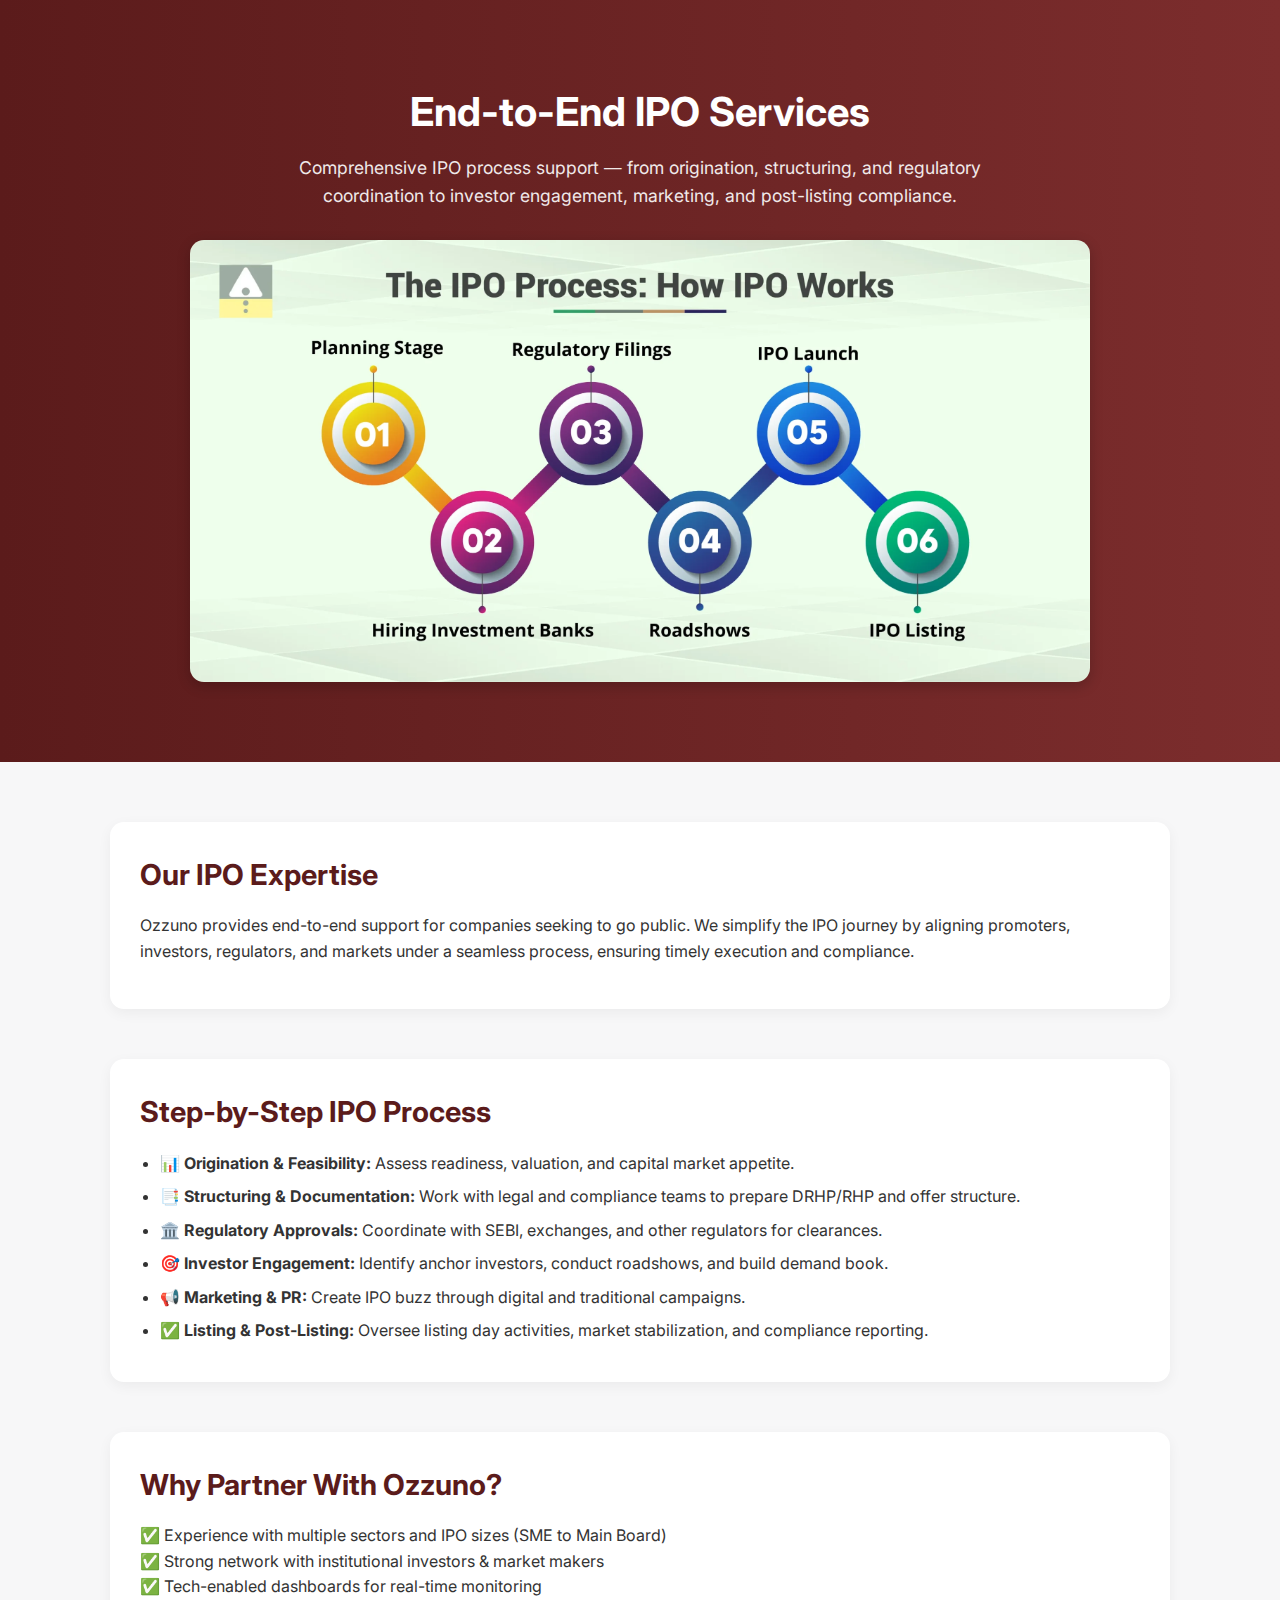
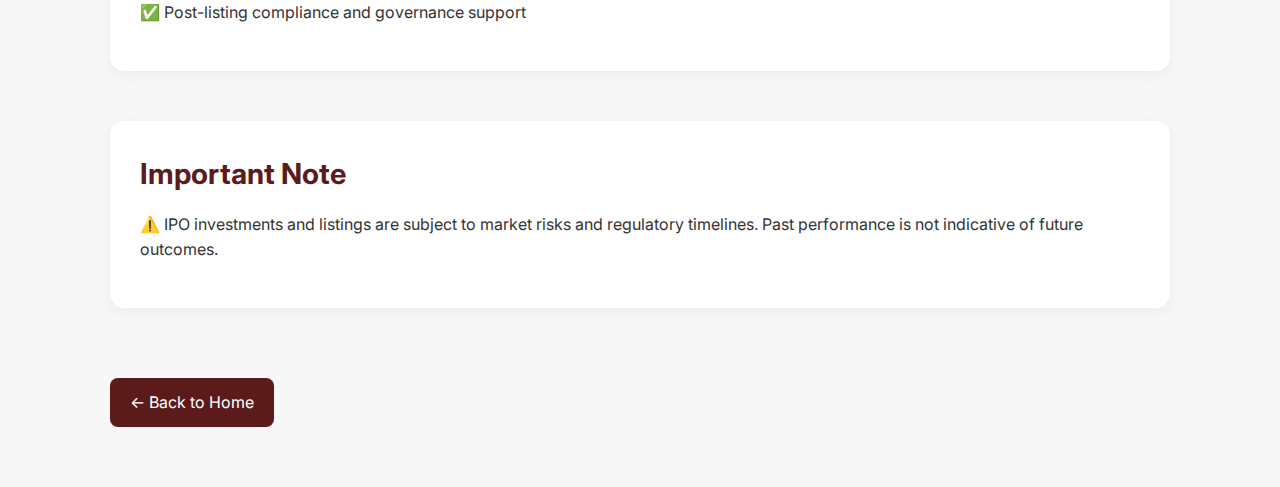
<file: ipo-services.html>
<!DOCTYPE html>
<html lang="en">
<head>
  <meta charset="UTF-8">
  <meta name="viewport" content="width=device-width, initial-scale=1.0">
  <title>Ozzuno | End-to-End IPO Services</title>
  <link href="https://fonts.googleapis.com/css2?family=Inter:wght@400;600;700&display=swap" rel="stylesheet">
  <style>
    :root {
      --primary: #5b1b1b;
      --secondary: #3B82F6;
      --bg: #f7f7f8;
      --text: #333;
    }
    * { margin: 0; padding: 0; box-sizing: border-box; }
    body {
      font-family: 'Inter', sans-serif;
      background: var(--bg);
      color: var(--text);
      line-height: 1.6;
    }

    /* Hero Section */
    header {
      background: linear-gradient(90deg, var(--primary), #7c2d2d);
      color: #fff;
      text-align: center;
      padding: 80px 20px;
    }
    header h1 {
      font-size: 2.5rem;
      margin-bottom: 10px;
    }
    header p {
      font-size: 1.1rem;
      max-width: 700px;
      margin: 0 auto;
      opacity: 0.9;
    }
    .hero-image {
      width: 100%;
      max-width: 900px;
      display: block;
      margin: 30px auto 0;
      border-radius: 14px;
      box-shadow: 0 4px 14px rgba(0,0,0,0.2);
    }

    /* Container & Sections */
    .container {
      max-width: 1100px;
      margin: 60px auto;
      padding: 0 20px;
    }
    .section {
      margin-bottom: 50px;
      background: #fff;
      padding: 30px;
      border-radius: 14px;
      box-shadow: 0 4px 14px rgba(0,0,0,0.05);
      transition: transform 0.3s ease, box-shadow 0.3s ease;
    }
    .section:hover {
      transform: translateY(-5px);
      box-shadow: 0 6px 20px rgba(0,0,0,0.08);
    }
    h2 {
      font-size: 1.8rem;
      margin-bottom: 15px;
      color: var(--primary);
    }
    p {
      margin-bottom: 15px;
      font-size: 1rem;
    }
    ul {
      padding-left: 20px;
      margin-top: 10px;
    }
    ul li {
      margin-bottom: 8px;
    }

    /* Back Button */
    .btn-back {
      display: inline-block;
      margin-top: 20px;
      background: var(--primary);
      color: #fff;
      text-decoration: none;
      padding: 12px 20px;
      border-radius: 8px;
      transition: background 0.3s ease, transform 0.2s ease;
    }
    .btn-back:hover {
      background: #7c2d2d;
      transform: translateY(-2px);
    }

    @media(max-width: 768px) {
      header h1 { font-size: 2rem; }
    }
  </style>
</head>
<body>

  <!-- Hero Section -->
  <header>
    <h1>End-to-End IPO Services</h1>
    <p>Comprehensive IPO process support — from origination, structuring, and regulatory coordination to investor engagement, marketing, and post-listing compliance.</p>
    <img class="hero-image" src="assets/ipo-img.webp" alt="IPO Process">
  </header>

  <div class="container">

    <!-- About IPO Services -->
    <div class="section">
      <h2>Our IPO Expertise</h2>
      <p>Ozzuno provides end-to-end support for companies seeking to go public. We simplify the IPO journey by aligning promoters, investors, regulators, and markets under a seamless process, ensuring timely execution and compliance.</p>
    </div>

    <!-- IPO Process Breakdown -->
    <div class="section">
      <h2>Step-by-Step IPO Process</h2>
      <ul>
        <li>📊 <strong>Origination & Feasibility:</strong> Assess readiness, valuation, and capital market appetite.</li>
        <li>📑 <strong>Structuring & Documentation:</strong> Work with legal and compliance teams to prepare DRHP/RHP and offer structure.</li>
        <li>🏛️ <strong>Regulatory Approvals:</strong> Coordinate with SEBI, exchanges, and other regulators for clearances.</li>
        <li>🎯 <strong>Investor Engagement:</strong> Identify anchor investors, conduct roadshows, and build demand book.</li>
        <li>📢 <strong>Marketing & PR:</strong> Create IPO buzz through digital and traditional campaigns.</li>
        <li>✅ <strong>Listing & Post-Listing:</strong> Oversee listing day activities, market stabilization, and compliance reporting.</li>
      </ul>
    </div>

    <!-- Why Choose Section -->
    <div class="section">
      <h2>Why Partner With Ozzuno?</h2>
      <p>✅ Experience with multiple sectors and IPO sizes (SME to Main Board)<br>
         ✅ Strong network with institutional investors & market makers<br>
         ✅ Tech-enabled dashboards for real-time monitoring<br>
         ✅ Post-listing compliance and governance support</p>
    </div>

    <!-- Risk Disclaimer -->
    <div class="section">
      <h2>Important Note</h2>
      <p>⚠️ IPO investments and listings are subject to market risks and regulatory timelines. Past performance is not indicative of future outcomes.</p>
    </div>

    <!-- Back Button -->
    <a href="index.html" class="btn-back">← Back to Home</a>

  </div>

</body>
</html>
</file>
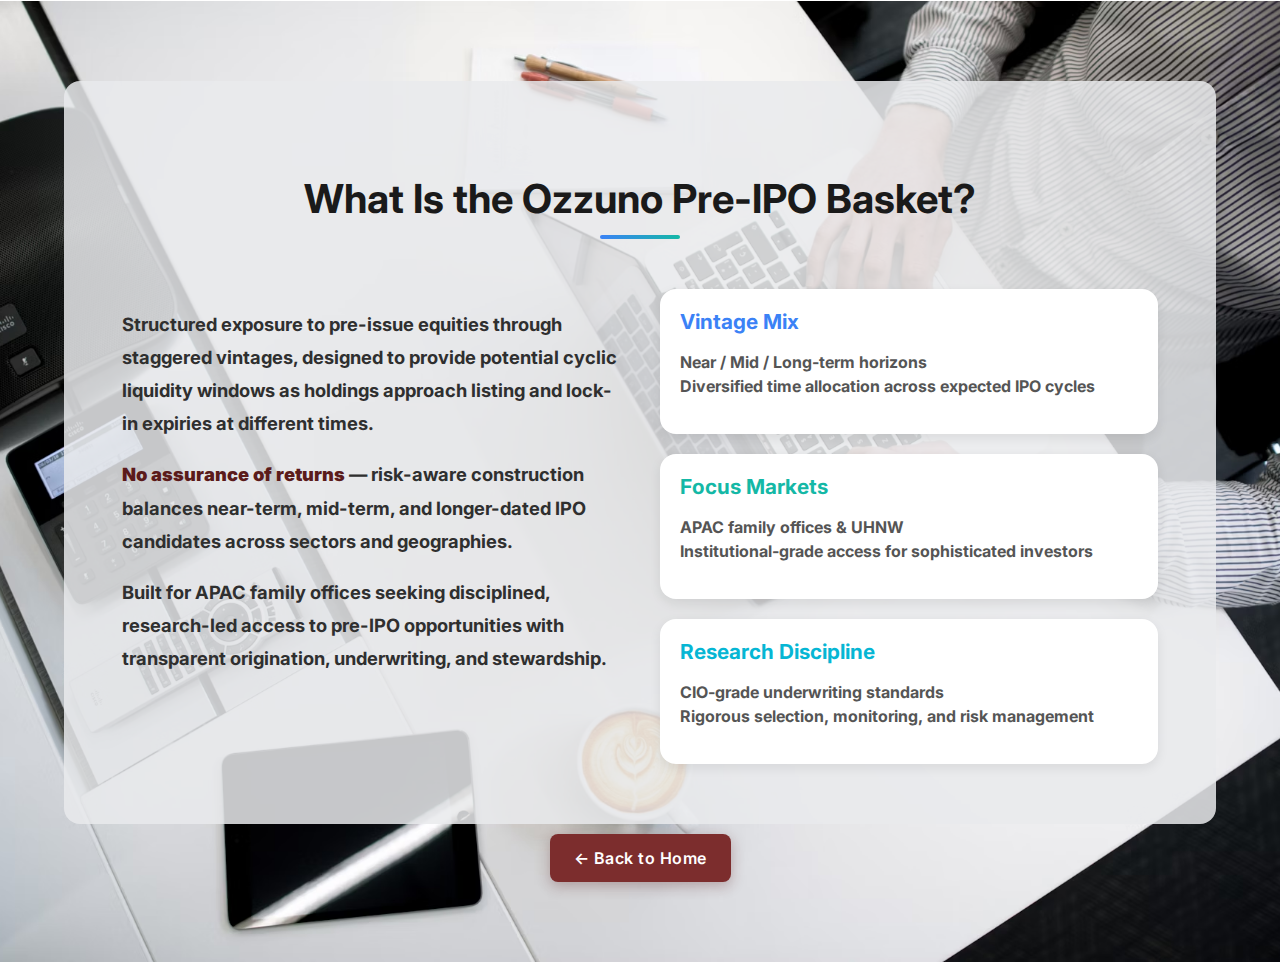
<file: pre-ipo-basket.html>
<!DOCTYPE html>
<html lang="en">
<head>
  <meta charset="UTF-8">
  <meta name="viewport" content="width=device-width, initial-scale=1.0">
  <title>Ozzuno | Curated Pre-IPO Basket Advisory</title>
  <link href="https://fonts.googleapis.com/css2?family=Inter:wght@400;600;700&display=swap" rel="stylesheet">
  <style>

    body{
        padding: 0;
        margin: 0;
    }

  /* ABOUT SECTION */
  #about {
    position: relative;
    background: url('assets/about-bg.avif') center/cover no-repeat;
    padding: 80px 5%;
    font-family: 'Inter', sans-serif;
    border-top: 1px solid rgba(255,255,255,0.05);
  }
  .about-overlay {
    background: rgba(233,234,236,0.85); /* subtle overlay for readability */
    padding: 60px 5%;
    border-radius: 16px;
  }
  .about-container {
    max-width: 1200px;
    margin: auto;
  }
  .about-heading {
    text-align: center;
    font-size: 2.5rem;
    font-weight: 700;
    color: #1a1a1a;
    margin-bottom: 50px;
    position: relative;
  }
  .about-heading::after {
    content: "";
    display: block;
    width: 80px;
    height: 4px;
    background: linear-gradient(to right, #3B82F6, #14B8A6);
    margin: 12px auto 0;
    border-radius: 2px;
  }
  .about-grid {
    display: grid;
    grid-template-columns: 1fr 1fr;
    gap: 40px;
    align-items: start;
  }
  .about-text p {
    margin-bottom: 16px;
    font-size: 1.15rem;
    font-weight: bold;
    line-height: 1.8;
    color: #2f2f2f;
  }
  .about-text strong {
    color: #5b1b1b;
  }
  .about-cards {
    display: flex;
    flex-direction: column;
    gap: 20px;
  }
  .about-card {
    background: #fff;
    border-radius: 16px;
    padding: 20px;
    box-shadow: 0 4px 12px rgba(0,0,0,0.08);
    transition: transform 0.3s ease, box-shadow 0.3s ease;
  }

  .about-card:hover {
    transform: translateY(-6px);
    box-shadow: 0 8px 20px rgba(0,0,0,0.12);
  }

  .about-card p{
    font-weight: bold;
  }
  .card-title {
    margin: 0 0 6px;
    font-size: 1.3rem;
    font-weight: 700;
  }
  .card-title.blue { color: #3B82F6; }
  .card-title.teal { color: #14B8A6; }
  .card-title.cyan { color: #06b6d4; }
  .about-card p {
    font-size: 1rem;
    color: #555;
    line-height: 1.5;
  }
 .btn-back {
      align-self: center;
      background: var(--primary);
      color: #fff;
      text-decoration: none;
       background: #7c2d2d;
      padding: 14px 24px;
      border-radius: 8px;
      font-weight: 600;
      letter-spacing: 0.5px;
      transition: all 0.3s ease;
      box-shadow: 0 4px 14px rgba(91, 27, 27, 0.3);
      display: inline-block;
      margin-top: 10px;
    }
    .btn-back:hover {
      background: #7c2d2d;
      transform: translateY(-2px);
      box-shadow: 0 6px 20px rgba(91, 27, 27, 0.4);
    }

    /* Animations */
    @keyframes fadeIn {
      from { opacity: 0; transform: translateY(-20px); }
      to { opacity: 1; transform: translateY(0); }
    }

    @media(max-width: 768px) {
      .hero-card h1 { font-size: 2rem; }
      .hero-card p { font-size: 1rem; }
      .smart-acronym { grid-template-columns: 40px 1fr; }
      .section { padding: 20px; }
    }
  /* Responsive */
  @media(max-width:900px) {
    .about-grid {
      grid-template-columns: 1fr;
    }
  }

  </style>
</head>
<body>
<section id="about">
  <div class="about-overlay">
    <div class="about-container">
      
      <!-- Heading -->
      <h2 class="about-heading">What Is the Ozzuno Pre-IPO Basket?</h2>

      <!-- Two-column layout -->
      <div class="about-grid">
        <!-- Left text -->
        <div class="about-text">
          <p> 
            Structured exposure to pre-issue equities through staggered vintages, designed to provide potential cyclic liquidity windows as holdings approach listing and lock-in expiries at different times.
          </p>
          <p> 
            <strong>No assurance of returns</strong> — risk-aware construction balances near-term, mid-term, and longer-dated IPO candidates across sectors and geographies.
          </p>
          <p> 
            Built for APAC family offices seeking disciplined, research-led access to pre-IPO opportunities with transparent origination, underwriting, and stewardship.
          </p>
        </div>

        <!-- Right cards -->
        <div class="about-cards">
          <div class="about-card">
            <h3 class="card-title blue">Vintage Mix</h3>
            <p>Near / Mid / Long-term horizons<br> Diversified time allocation across expected IPO cycles</p>
          </div>
          <div class="about-card">
            <h3 class="card-title teal">Focus Markets</h3>
            <p>APAC family offices & UHNW<br> Institutional-grade access for sophisticated investors</p>
          </div>
          <div class="about-card">
            <h3 class="card-title cyan">Research Discipline</h3>
            <p>CIO-grade underwriting standards<br> Rigorous selection, monitoring, and risk management</p>
          </div>
        </div>
      </div>

    </div>
  </div>
  <div style="text-align: center; "  >
   <a href="index.html" class="btn-back">← Back to Home</a>
   </div>
</section>


</body>
</html>
</file>
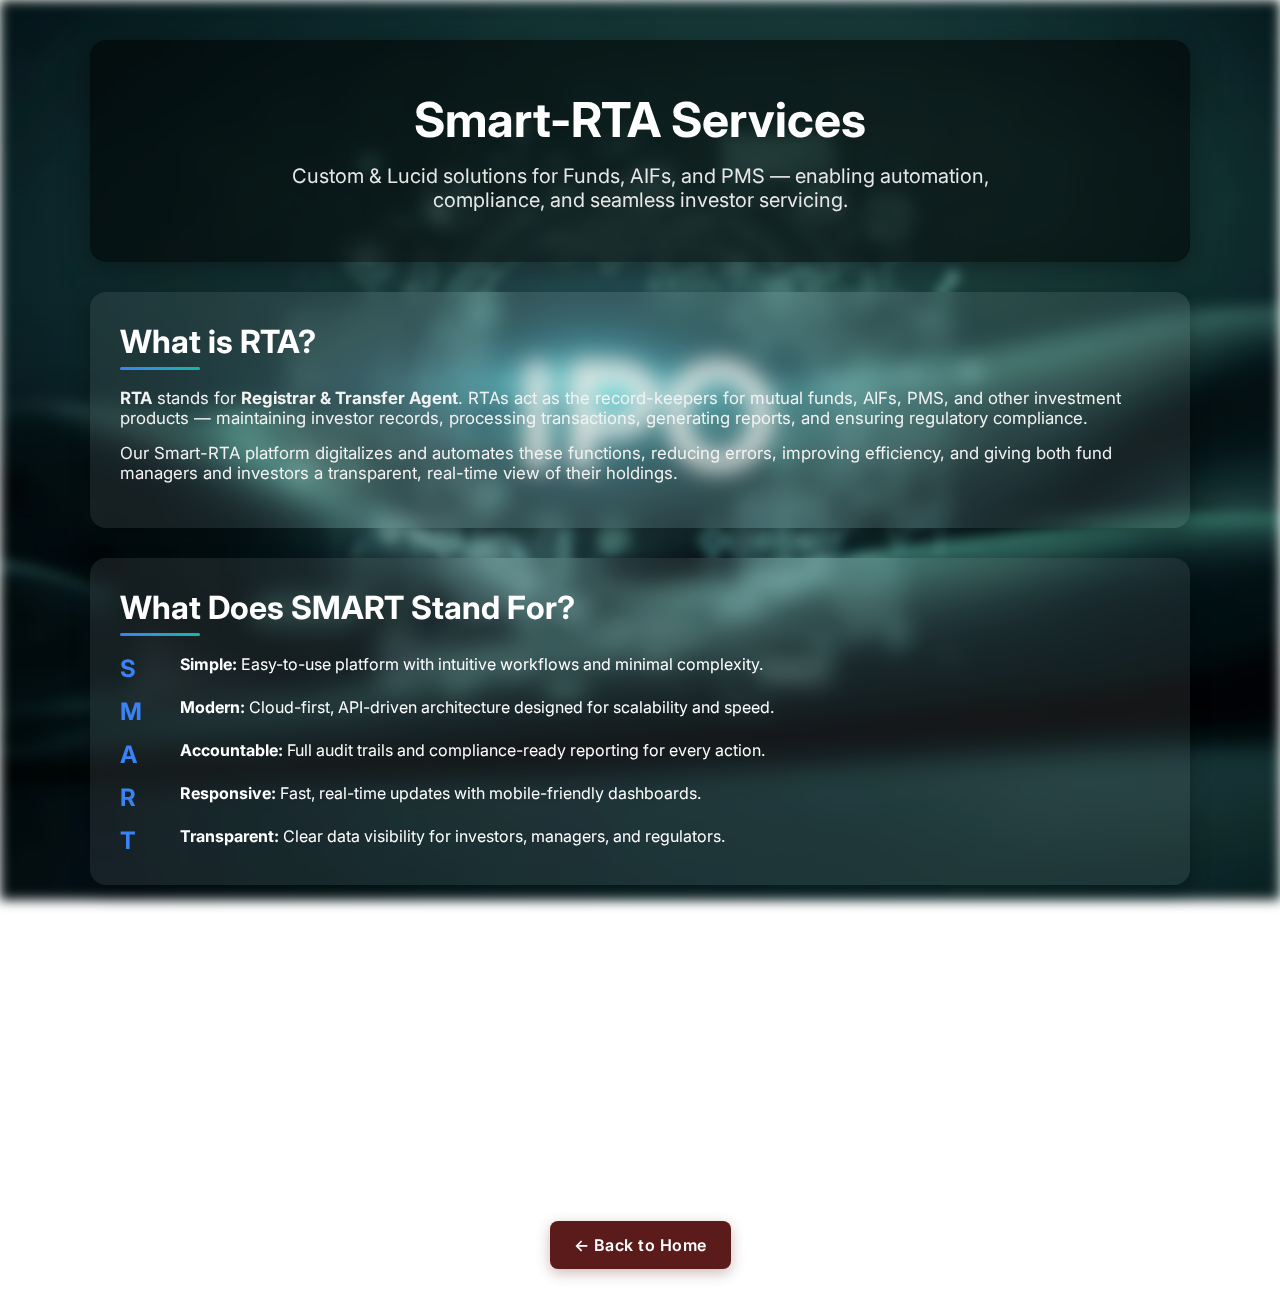
<file: smart-rta.html>
<!DOCTYPE html>
<html lang="en">
<head>
  <meta charset="UTF-8">
  <meta name="viewport" content="width=device-width, initial-scale=1.0">
  <title>Ozzuno | Smart-RTA Services</title>
  <link href="https://fonts.googleapis.com/css2?family=Inter:wght@400;600;700&display=swap" rel="stylesheet">
  <style>
    :root {
      --primary: #5b1b1b;
      --secondary: #3B82F6;
      --text-light: #fff;
    }
    * { margin: 0; padding: 0; box-sizing: border-box; }
   body {
  font-family: 'Inter', sans-serif;
  color: var(--text-light);
  position: relative; /* Needed for overlay positioning */
  min-height: 100vh;
  display: flex;
  flex-direction: column;
  align-items: center;
  padding: 40px 20px;
  overflow-x: hidden;
}

body::before {
  content: "";
  position: fixed;
  top: 0;
  left: 0;
  width: 100%;
  height: 100%;
  background: url("assets/smart-img.webp") no-repeat center center/cover;
  filter: blur(6px) brightness(0.9); /* Adjust blur and brightness */
  z-index: -1; /* Keep behind content */
}


    /* Page Container */
    .page-container {
      max-width: 1100px;
      width: 100%;
      display: flex;
      flex-direction: column;
      gap: 30px;
    }

    /* Header */
    .hero-card {
      text-align: center;
      background: rgba(0,0,0,0.55);
      backdrop-filter: blur(6px);
      padding: 50px 30px;
      border-radius: 16px;
      box-shadow: 0 8px 30px rgba(0,0,0,0.4);
      animation: fadeIn 1.2s ease-in-out;
    }
    .hero-card h1 {
      font-size: 3rem;
      font-weight: 700;
      margin-bottom: 15px;
    }
    .hero-card p {
      font-size: 1.25rem;
      opacity: 0.95;
      max-width: 800px;
      margin: 0 auto;
    }

    /* Section Cards */
    .section {
      background: rgba(255,255,255,0.08);
      backdrop-filter: blur(10px);
      padding: 30px;
      border-radius: 16px;
      box-shadow: 0 6px 20px rgba(0,0,0,0.3);
      opacity: 0;
      transform: translateY(40px);
      transition: all 0.6s ease-out;
    }
    .section.visible {
      opacity: 1;
      transform: translateY(0);
    }
    h2 {
      font-size: 2rem;
      margin-bottom: 18px;
      color: #ffffff;
      position: relative;
    }
    h2::after {
      content: "";
      display: block;
      width: 80px;
      height: 3px;
      background: linear-gradient(to right, var(--secondary), #14B8A6);
      margin-top: 6px;
      border-radius: 2px;
    }
    p {
      margin-bottom: 15px;
      font-size: 1.05rem;
      color: #f2f2f2;
    }

    /* SMART Acronym Grid */
    .smart-acronym {
      display: grid;
      grid-template-columns: 50px 1fr;
      row-gap: 14px;
      column-gap: 10px;
      margin-top: 10px;
    }
    .letter {
      font-size: 1.5rem;
      font-weight: 700;
      color: var(--secondary);
    }

    /* Checklist */
    .checklist p::before {
      content: "✔";
      margin-right: 8px;
      color: #14B8A6;
      font-weight: bold;
    }

    /* Back Button */
    .btn-back {
      align-self: center;
      background: var(--primary);
      color: #fff;
      text-decoration: none;
      padding: 14px 24px;
      border-radius: 8px;
      font-weight: 600;
      letter-spacing: 0.5px;
      transition: all 0.3s ease;
      box-shadow: 0 4px 14px rgba(91, 27, 27, 0.3);
      display: inline-block;
      margin-top: 10px;
    }
    .btn-back:hover {
      background: #7c2d2d;
      transform: translateY(-2px);
      box-shadow: 0 6px 20px rgba(91, 27, 27, 0.4);
    }

    /* Animations */
    @keyframes fadeIn {
      from { opacity: 0; transform: translateY(-20px); }
      to { opacity: 1; transform: translateY(0); }
    }

    @media(max-width: 768px) {
      .hero-card h1 { font-size: 2rem; }
      .hero-card p { font-size: 1rem; }
      .smart-acronym { grid-template-columns: 40px 1fr; }
      .section { padding: 20px; }
    }
  </style>
</head>
<body>

  <div class="page-container">
    
    <!-- HERO CARD -->
    <div class="hero-card">
      <h1>Smart-RTA Services</h1>
      <p>Custom & Lucid solutions for Funds, AIFs, and PMS — enabling automation, compliance, and seamless investor servicing.</p>
    </div>

    <!-- About RTA -->
    <div class="section">
      <h2>What is RTA?</h2>
      <p><strong>RTA</strong> stands for <strong>Registrar & Transfer Agent</strong>. RTAs act as the record-keepers for mutual funds, AIFs, PMS, and other investment products — maintaining investor records, processing transactions, generating reports, and ensuring regulatory compliance.</p>
      <p>Our Smart-RTA platform digitalizes and automates these functions, reducing errors, improving efficiency, and giving both fund managers and investors a transparent, real-time view of their holdings.</p>
    </div>

    <!-- SMART Acronym -->
    <div class="section">
  <h2>What Does SMART Stand For?</h2>
  <div class="smart-acronym">
    <div class="letter">S</div> 
    <div><strong>Simple:</strong> Easy-to-use platform with intuitive workflows and minimal complexity.</div>

    <div class="letter">M</div> 
    <div><strong>Modern:</strong> Cloud-first, API-driven architecture designed for scalability and speed.</div>

    <div class="letter">A</div> 
    <div><strong>Accountable:</strong> Full audit trails and compliance-ready reporting for every action.</div>

    <div class="letter">R</div> 
    <div><strong>Responsive:</strong> Fast, real-time updates with mobile-friendly dashboards.</div>

    <div class="letter">T</div> 
    <div><strong>Transparent:</strong> Clear data visibility for investors, managers, and regulators.</div>
  </div>
</div>


    <!-- Why Choose -->
    <div class="section checklist">
      <h2>Why Choose Ozzuno Smart-RTA?</h2>
      <p>Streamlined Investor Onboarding & KYC</p>
      <p>Automated Dividend, Allotment & Reporting</p>
      <p>Regulatory Compliant & Audit-Ready</p>
      <p>Real-Time Data for Fund Managers & Clients</p>
    </div>

    <!-- Back Button -->
    <a href="index.html" class="btn-back">← Back to Home</a>

  </div>

  <script>
    // Fade-in on scroll
    const sections = document.querySelectorAll('.section');
    const revealSections = () => {
      sections.forEach(section => {
        const position = section.getBoundingClientRect().top;
        if (position < window.innerHeight - 50) {
          section.classList.add('visible');
        }
      });
    };
    window.addEventListener('scroll', revealSections);
    window.addEventListener('load', revealSections);
  </script>

</body>
</html>
</file>
